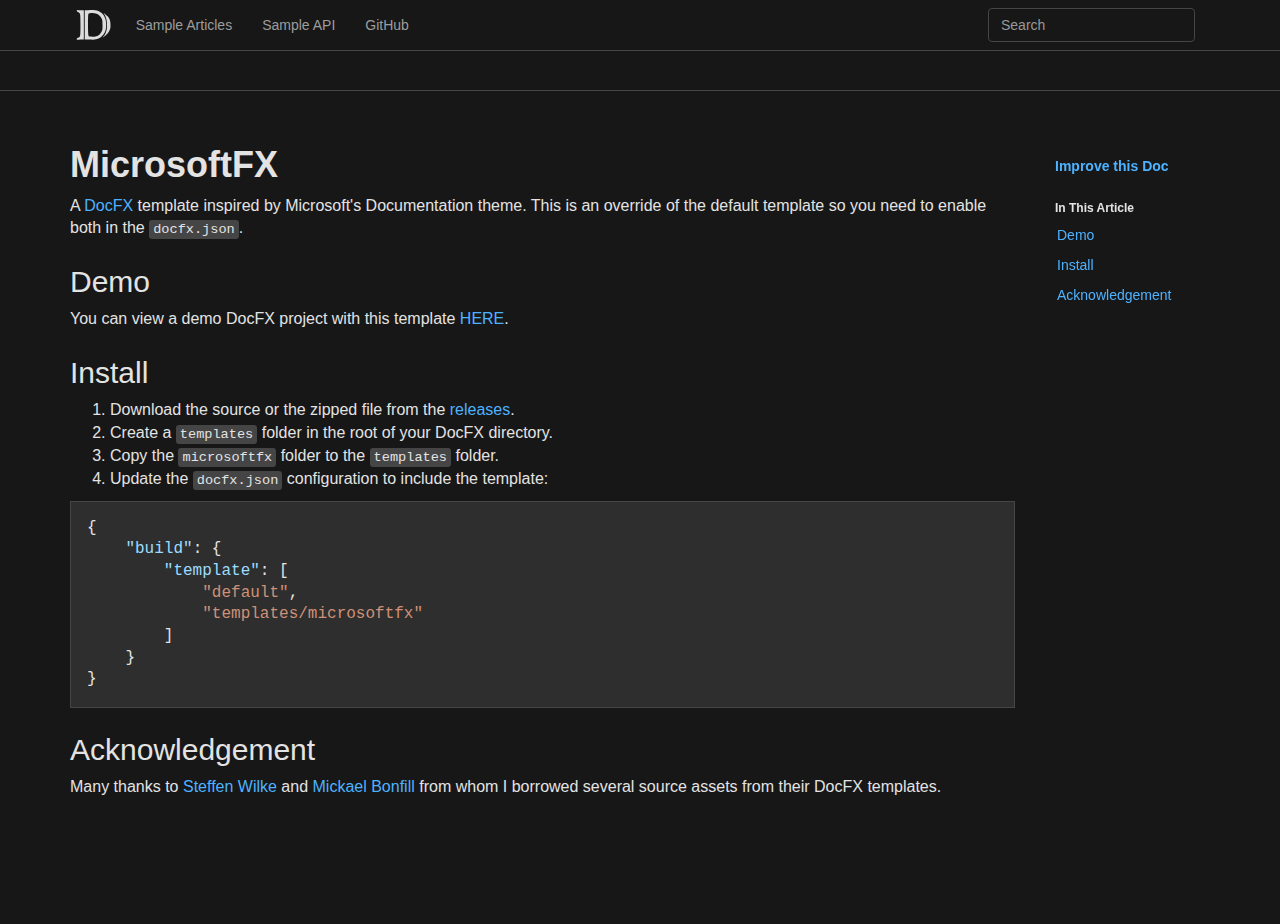
<file: index.html>
﻿<!DOCTYPE html>
<!--[if IE]><![endif]-->
<html>
  
  <head>
    <meta charset="utf-8">
    <meta http-equiv="X-UA-Compatible" content="IE=edge,chrome=1">
    <title>MicrosoftFX | MicrosoftFX </title>
    <meta name="viewport" content="width=device-width">
    <meta name="title" content="MicrosoftFX | MicrosoftFX ">
    <meta name="generator" content="docfx 2.56.7.0">
    
    <link rel="shortcut icon" href="favicon.ico">
    <link rel="stylesheet" href="styles/docfx.vendor.css">
    <link rel="stylesheet" href="styles/docfx.css">
    <link rel="stylesheet" href="styles/main.css">
    <meta property="docfx:navrel" content="toc.html">
    <meta property="docfx:tocrel" content="toc.html">
    
    <meta property="docfx:rel" content="">
    
  </head>
  <body data-spy="scroll" data-target="#affix" data-offset="120">
    <div id="wrapper">
      <header>
        
        <nav id="autocollapse" class="navbar navbar-inverse ng-scope" role="navigation">
          <div class="container">
            <div class="navbar-header">
              <button type="button" class="navbar-toggle" data-toggle="collapse" data-target="#navbar">
                <span class="sr-only">Toggle navigation</span>
                <span class="icon-bar"></span>
                <span class="icon-bar"></span>
                <span class="icon-bar"></span>
              </button>
              
              <a class="navbar-brand" href="index.html">
                <img id="logo" class="svg" src="logo.svg" alt="">
              </a>
            </div>
            <div class="collapse navbar-collapse" id="navbar">
              <form class="navbar-form navbar-right" role="search" id="search">
                <div class="form-group">
                  <input type="text" class="form-control" id="search-query" placeholder="Search" autocomplete="off">
                </div>
              </form>
            </div>
          </div>
        </nav>
        
        <div class="subnav navbar navbar-default">
          <div class="container hide-when-search" id="breadcrumb">
            <ul class="breadcrumb">
              <li></li>
            </ul>
          </div>
        </div>
      </header>
      <div class="container body-content">
        
        <div id="search-results">
          <div class="search-list">Search Results for <span></span></div>
          <div class="sr-items">
            <p><i class="glyphicon glyphicon-refresh index-loading"></i></p>
          </div>
          <ul id="pagination" data-first="First" data-prev="Previous" data-next="Next" data-last="Last"></ul>
        </div>
      </div>
      <div role="main" class="container body-content hide-when-search">
        <div class="article row grid">
          <div class="col-md-10">
            <article class="content wrap" id="_content" data-uid="">
<h1 id="microsoftfx">MicrosoftFX</h1>

<p>A <a href="https://dotnet.github.io/docfx/">DocFX</a> template inspired by Microsoft&#39;s Documentation theme.
This is an override of the default template so you need to enable both in the <code>docfx.json</code>.</p>
<h2 id="demo">Demo</h2>
<p>You can view a demo DocFX project with this template <a href="https://andrewmjordan.github.io/MicrosoftFX/">HERE</a>.</p>
<h2 id="install">Install</h2>
<ol>
<li>Download the source or the zipped file from the <a href="https://github.com/andrewmjordan/MicrosoftFX/releases">releases</a>.</li>
<li>Create a <code>templates</code> folder in the root of your DocFX directory.</li>
<li>Copy the <code>microsoftfx</code> folder to the <code>templates</code> folder.</li>
<li>Update the <code>docfx.json</code> configuration to include the template:</li>
</ol>
<pre><code class="lang-json">{
    &quot;build&quot;: {
        &quot;template&quot;: [
            &quot;default&quot;,
            &quot;templates/microsoftfx&quot;
        ]
    }
}
</code></pre><h2 id="acknowledgement">Acknowledgement</h2>
<p>Many thanks to <a href="https://github.com/steffen-wilke">Steffen Wilke</a> and <a href="https://github.com/jbltx">Mickael Bonfill</a> from whom I borrowed several source assets from their DocFX templates.</p>
</article>
          </div>
          
          <div class="hidden-sm col-md-2" role="complementary">
            <div class="sideaffix">
              <div class="contribution">
                <ul class="nav">
                  <li>
                    <a href="https://github.com/AndrewMJordan/MicrosoftFX/blob/master/demo/index.md/#L1" class="contribution-link">Improve this Doc</a>
                  </li>
                </ul>
              </div>
              <nav class="bs-docs-sidebar hidden-print hidden-xs hidden-sm affix" id="affix">
                <h5>In This Article</h5>
                <div></div>
              </nav>
            </div>
          </div>
        </div>
      </div>
      
      <footer>
        <div class="grad-bottom"></div>
        <div class="footer">
          <div class="container">
            <span class="pull-right">
              <a href="#top">Back to top</a>
            </span>
            <span>Copyright © AndrewMJordan<br>Generated with <strong>DocFX</strong></span>
            
          </div>
        </div>
      </footer>
    </div>
    
    <script type="text/javascript" src="styles/docfx.vendor.js"></script>
    <script type="text/javascript" src="styles/docfx.js"></script>
    <script type="text/javascript" src="styles/main.js"></script>
  </body>
</html>
</file>
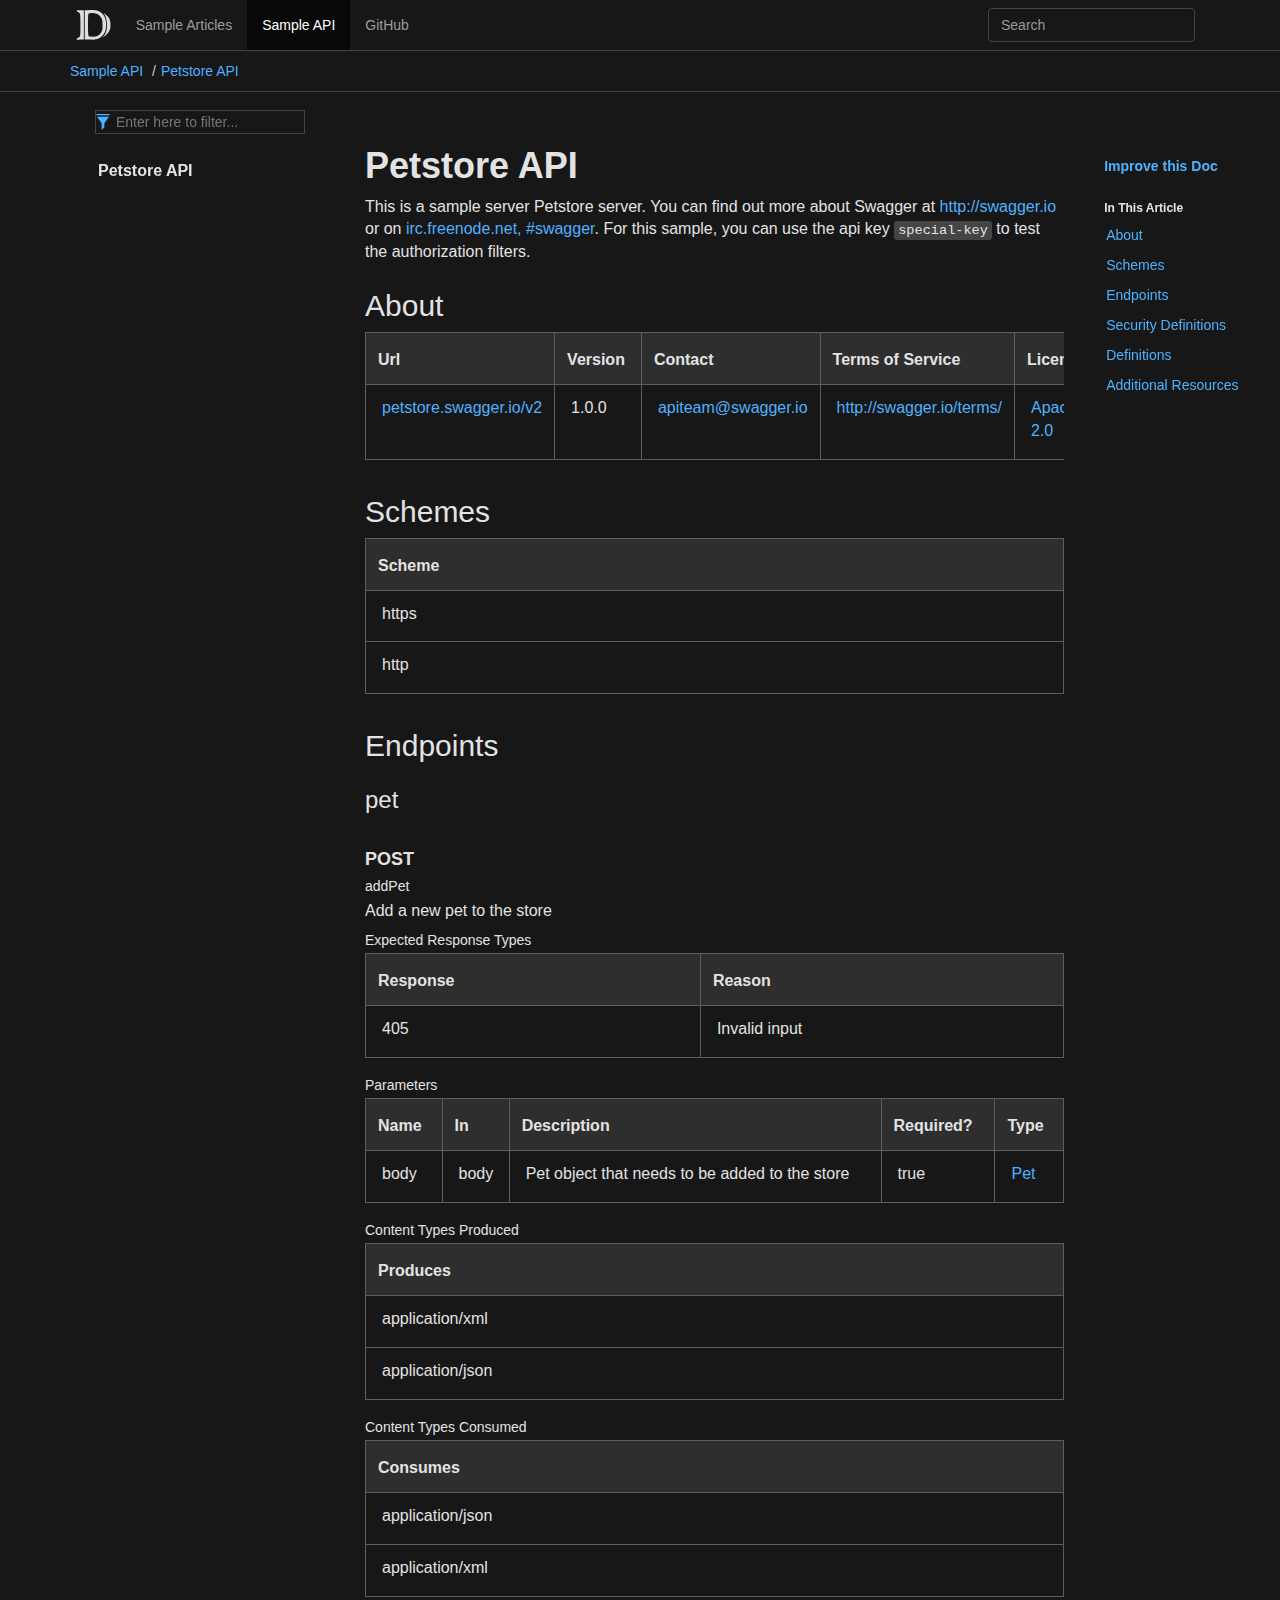
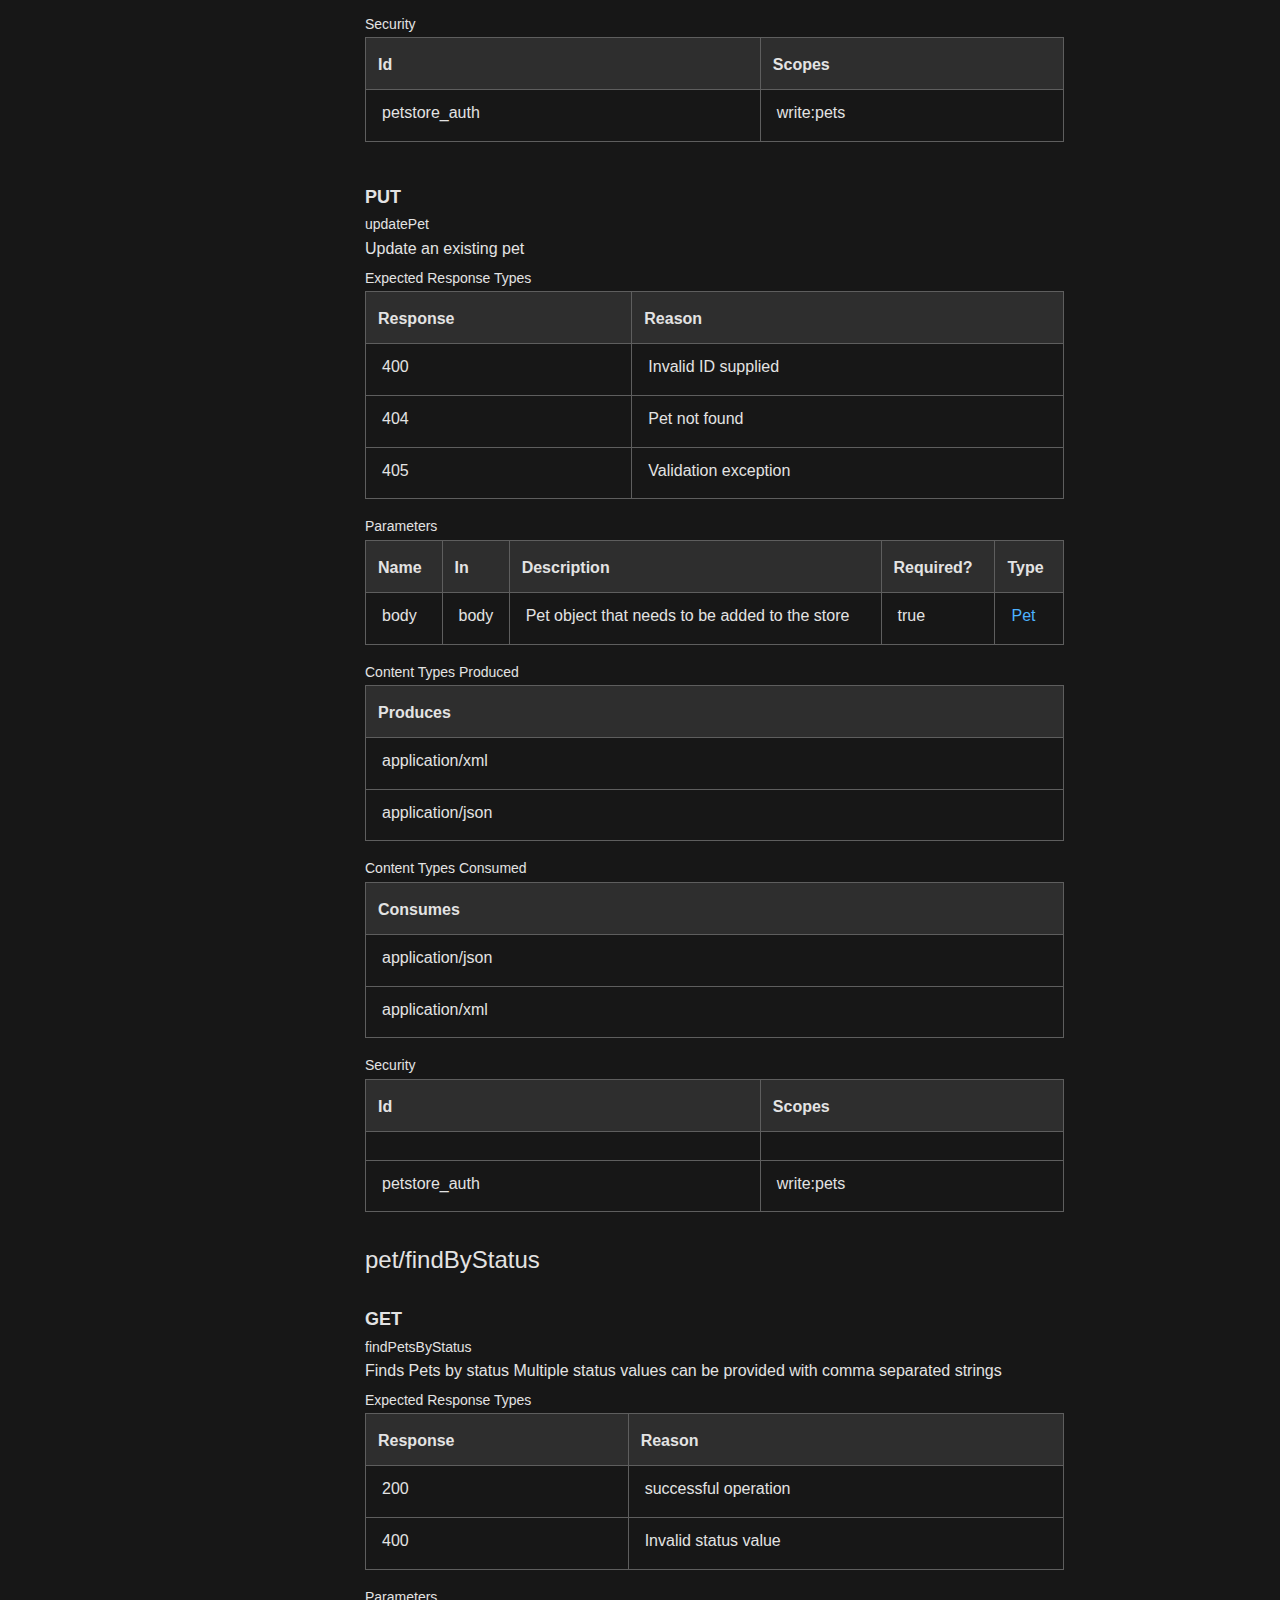
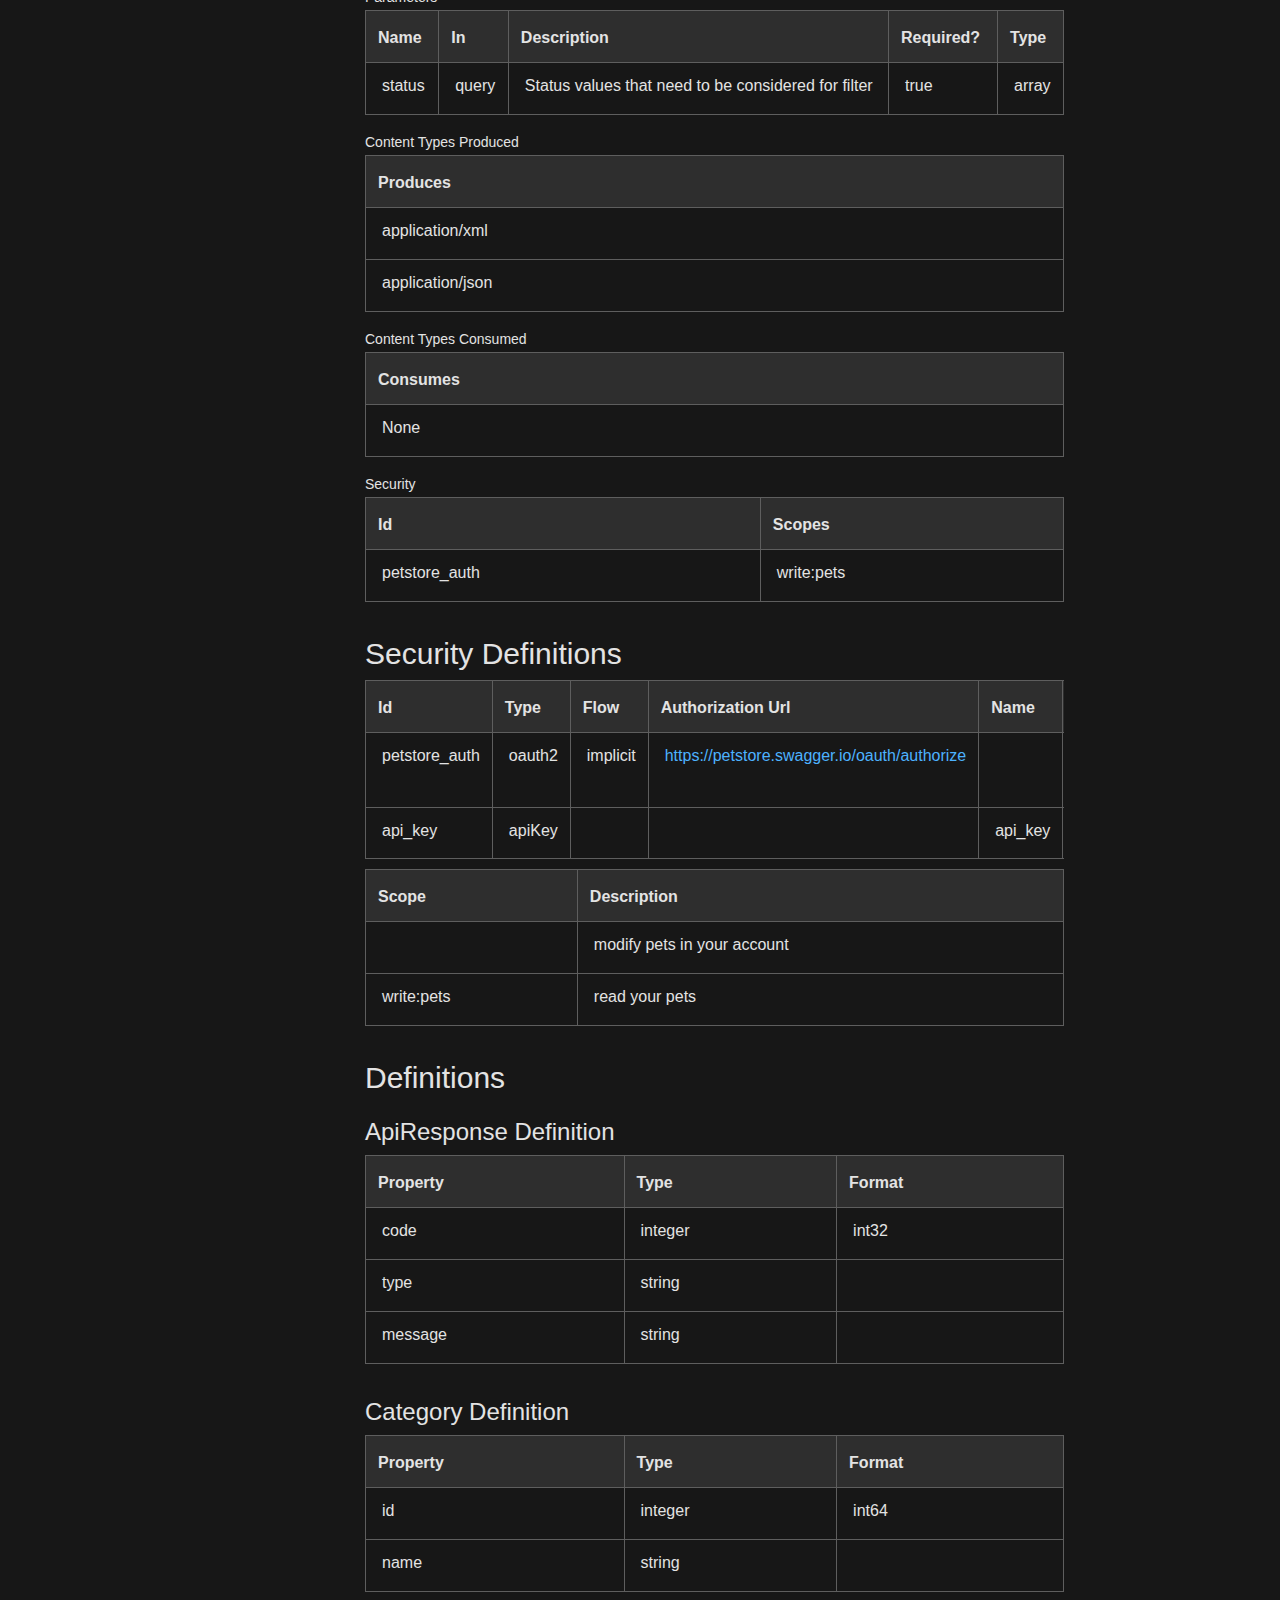
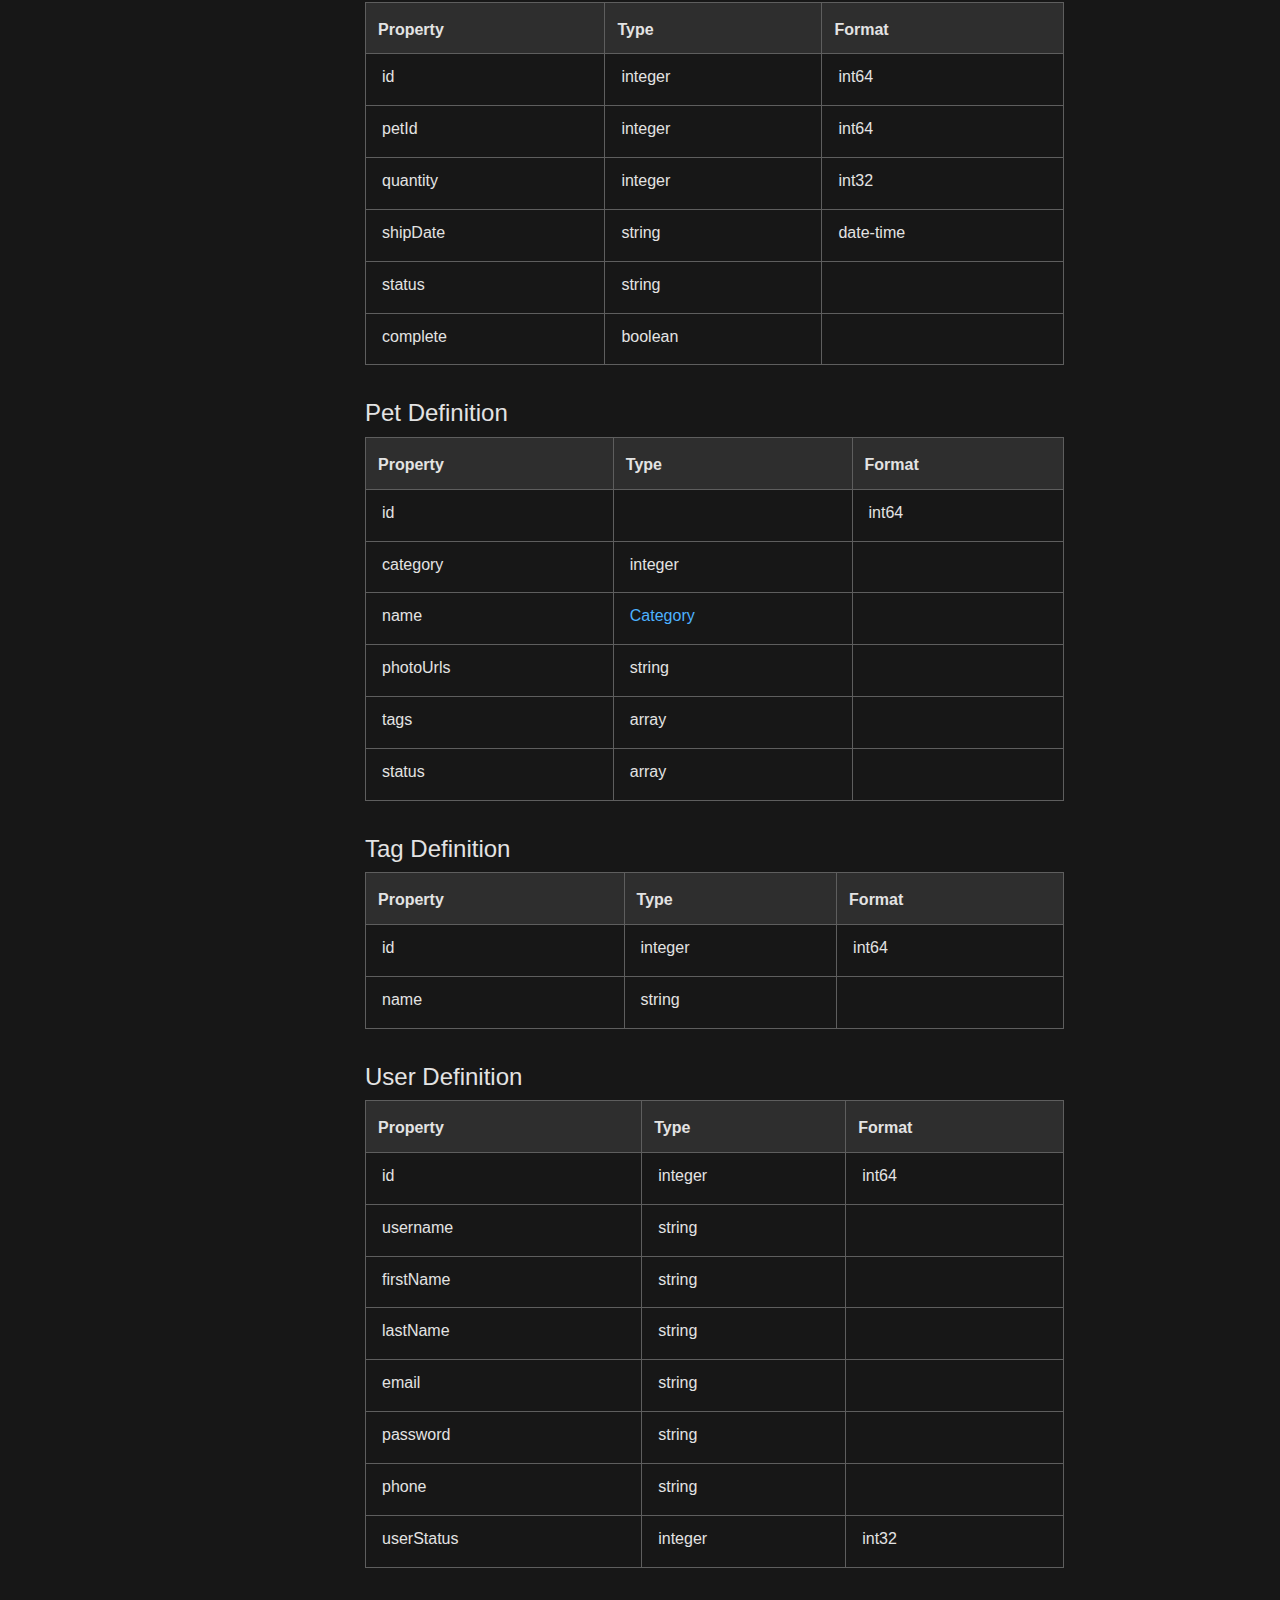
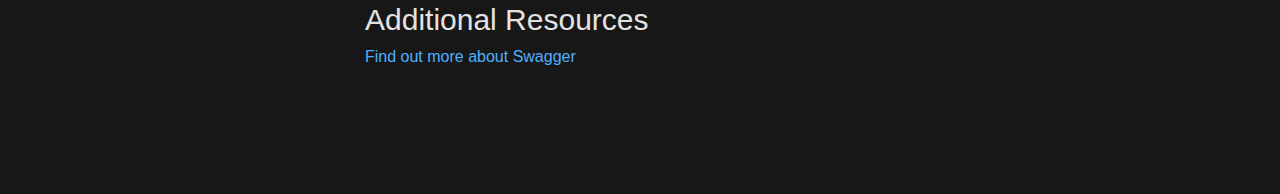
<file: api/index.html>
﻿<!DOCTYPE html>
<!--[if IE]><![endif]-->
<html>
  
  <head>
    <meta charset="utf-8">
    <meta http-equiv="X-UA-Compatible" content="IE=edge,chrome=1">
    <title>Petstore API | MicrosoftFX </title>
    <meta name="viewport" content="width=device-width">
    <meta name="title" content="Petstore API | MicrosoftFX ">
    <meta name="generator" content="docfx 2.56.7.0">
    
    <link rel="shortcut icon" href="../favicon.ico">
    <link rel="stylesheet" href="../styles/docfx.vendor.css">
    <link rel="stylesheet" href="../styles/docfx.css">
    <link rel="stylesheet" href="../styles/main.css">
    <meta property="docfx:navrel" content="../toc.html">
    <meta property="docfx:tocrel" content="toc.html">
    
    <meta property="docfx:rel" content="../">
    
  </head>
  <body data-spy="scroll" data-target="#affix" data-offset="120">
    <div id="wrapper">
      <header>
        
        <nav id="autocollapse" class="navbar navbar-inverse ng-scope" role="navigation">
          <div class="container">
            <div class="navbar-header">
              <button type="button" class="navbar-toggle" data-toggle="collapse" data-target="#navbar">
                <span class="sr-only">Toggle navigation</span>
                <span class="icon-bar"></span>
                <span class="icon-bar"></span>
                <span class="icon-bar"></span>
              </button>
              
              <a class="navbar-brand" href="../index.html">
                <img id="logo" class="svg" src="../logo.svg" alt="">
              </a>
            </div>
            <div class="collapse navbar-collapse" id="navbar">
              <form class="navbar-form navbar-right" role="search" id="search">
                <div class="form-group">
                  <input type="text" class="form-control" id="search-query" placeholder="Search" autocomplete="off">
                </div>
              </form>
            </div>
          </div>
        </nav>
        
        <div class="subnav navbar navbar-default">
          <div class="container hide-when-search" id="breadcrumb">
            <ul class="breadcrumb">
              <li></li>
            </ul>
          </div>
        </div>
      </header>
      <div class="container body-content">
        
        <div id="search-results">
          <div class="search-list">Search Results for <span></span></div>
          <div class="sr-items">
            <p><i class="glyphicon glyphicon-refresh index-loading"></i></p>
          </div>
          <ul id="pagination" data-first="First" data-prev="Previous" data-next="Next" data-last="Last"></ul>
        </div>
      </div>
      <div role="main" class="container body-content hide-when-search">
        
        <div class="sidenav hide-when-search">
          <a class="btn toc-toggle collapse" data-toggle="collapse" href="#sidetoggle" aria-expanded="false" aria-controls="sidetoggle">Show / Hide Table of Contents</a>
          <div class="sidetoggle collapse" id="sidetoggle">
            <div id="sidetoc"></div>
          </div>
        </div>
        <div class="article row grid-right">
          <div class="col-md-10">
            <article class="content wrap" id="_content" data-uid="">
<h1 id="petstore-api">Petstore API</h1>

<p>This is a sample server Petstore server.  You can find out more about Swagger at <a href="http://swagger.io">http://swagger.io</a> or on <a href="http://swagger.io/irc/">irc.freenode.net, #swagger</a>.  For this sample, you can use the api key <code>special-key</code> to test the authorization filters.</p>
<h2 id="about">About</h2>
<table>
<thead>
<tr>
<th>Url</th>
<th>Version</th>
<th>Contact</th>
<th>Terms of Service</th>
<th>License</th>
</tr>
</thead>
<tbody>
<tr>
<td><a href="http://petstore.swagger.io/v2" title="API url">petstore.swagger.io/v2</a></td>
<td>1.0.0</td>
<td><a href="mailto:apiteam@swagger.io" title="Contact Email">apiteam@swagger.io</a></td>
<td><a href="http://swagger.io/terms/" title="Terms of Service">http://swagger.io/terms/</a></td>
<td><a href="http://www.apache.org/licenses/LICENSE-2.0.html" title="License">Apache 2.0</a></td>
</tr>
</tbody>
</table>
<h2 id="schemes">Schemes</h2>
<table>
<thead>
<tr>
<th>Scheme</th>
</tr>
</thead>
<tbody>
<tr>
<td>https</td>
</tr>
<tr>
<td>http</td>
</tr>
</tbody>
</table>
<h2 id="endpoints">Endpoints</h2>
<h3 id="pet">pet</h3>
<h4 id="post">POST</h4>
<h5 id="addpet">addPet</h5>
<p>Add a new pet to the store</p>
<h5 id="expected-response-types">Expected Response Types</h5>
<table>
<thead>
<tr>
<th>Response</th>
<th>Reason</th>
</tr>
</thead>
<tbody>
<tr>
<td>405</td>
<td>Invalid input</td>
</tr>
</tbody>
</table>
<h5 id="parameters">Parameters</h5>
<table>
<thead>
<tr>
<th>Name</th>
<th>In</th>
<th>Description</th>
<th>Required?</th>
<th>Type</th>
</tr>
</thead>
<tbody>
<tr>
<td>body</td>
<td>body</td>
<td>Pet object that needs to be added to the store</td>
<td>true</td>
<td><a href="#pet-definition">Pet</a></td>
</tr>
</tbody>
</table>
<h5 id="content-types-produced">Content Types Produced</h5>
<table>
<thead>
<tr>
<th>Produces</th>
</tr>
</thead>
<tbody>
<tr>
<td>application/xml</td>
</tr>
<tr>
<td>application/json</td>
</tr>
</tbody>
</table>
<h5 id="content-types-consumed">Content Types Consumed</h5>
<table>
<thead>
<tr>
<th>Consumes</th>
</tr>
</thead>
<tbody>
<tr>
<td>application/json</td>
</tr>
<tr>
<td>application/xml</td>
</tr>
</tbody>
</table>
<h5 id="security">Security</h5>
<table>
<thead>
<tr>
<th>Id</th>
<th>Scopes</th>
</tr>
</thead>
<tbody>
<tr>
<td>petstore_auth</td>
<td>write:pets</td>
</tr>
</tbody>
</table>
<h4 id="put">PUT</h4>
<h5 id="updatepet">updatePet</h5>
<p>Update an existing pet</p>
<h5 id="expected-response-types-1">Expected Response Types</h5>
<table>
<thead>
<tr>
<th>Response</th>
<th>Reason</th>
</tr>
</thead>
<tbody>
<tr>
<td>400</td>
<td>Invalid ID supplied</td>
</tr>
<tr>
<td>404</td>
<td>Pet not found</td>
</tr>
<tr>
<td>405</td>
<td>Validation exception</td>
</tr>
</tbody>
</table>
<h5 id="parameters-1">Parameters</h5>
<table>
<thead>
<tr>
<th>Name</th>
<th>In</th>
<th>Description</th>
<th>Required?</th>
<th>Type</th>
</tr>
</thead>
<tbody>
<tr>
<td>body</td>
<td>body</td>
<td>Pet object that needs to be added to the store</td>
<td>true</td>
<td><a href="#pet-definition">Pet</a></td>
</tr>
</tbody>
</table>
<h5 id="content-types-produced-1">Content Types Produced</h5>
<table>
<thead>
<tr>
<th>Produces</th>
</tr>
</thead>
<tbody>
<tr>
<td>application/xml</td>
</tr>
<tr>
<td>application/json</td>
</tr>
</tbody>
</table>
<h5 id="content-types-consumed-1">Content Types Consumed</h5>
<table>
<thead>
<tr>
<th>Consumes</th>
</tr>
</thead>
<tbody>
<tr>
<td>application/json</td>
</tr>
<tr>
<td>application/xml</td>
</tr>
</tbody>
</table>
<h5 id="security-1">Security</h5>
<table>
<thead>
<tr>
<th>Id</th>
<th>Scopes</th>
</tr>
</thead>
<tbody>
<tr>
<td></td>
<td></td>
</tr>
<tr>
<td>petstore_auth</td>
<td>write:pets</td>
</tr>
</tbody>
</table>
<h3 id="petfindbystatus">pet/findByStatus</h3>
<h4 id="get">GET</h4>
<h5 id="findpetsbystatus">findPetsByStatus</h5>
<p>Finds Pets by status
Multiple status values can be provided with comma separated strings</p>
<h5 id="expected-response-types-2">Expected Response Types</h5>
<table>
<thead>
<tr>
<th>Response</th>
<th>Reason</th>
</tr>
</thead>
<tbody>
<tr>
<td>200</td>
<td>successful operation</td>
</tr>
<tr>
<td>400</td>
<td>Invalid status value</td>
</tr>
</tbody>
</table>
<h5 id="parameters-2">Parameters</h5>
<table>
<thead>
<tr>
<th>Name</th>
<th>In</th>
<th>Description</th>
<th>Required?</th>
<th>Type</th>
</tr>
</thead>
<tbody>
<tr>
<td>status</td>
<td>query</td>
<td>Status values that need to be considered for filter</td>
<td>true</td>
<td>array</td>
</tr>
</tbody>
</table>
<h5 id="content-types-produced-2">Content Types Produced</h5>
<table>
<thead>
<tr>
<th>Produces</th>
</tr>
</thead>
<tbody>
<tr>
<td>application/xml</td>
</tr>
<tr>
<td>application/json</td>
</tr>
</tbody>
</table>
<h5 id="content-types-consumed-2">Content Types Consumed</h5>
<table>
<thead>
<tr>
<th>Consumes</th>
</tr>
</thead>
<tbody>
<tr>
<td>None</td>
</tr>
</tbody>
</table>
<h5 id="security-2">Security</h5>
<table>
<thead>
<tr>
<th>Id</th>
<th>Scopes</th>
</tr>
</thead>
<tbody>
<tr>
<td>petstore_auth</td>
<td>write:pets</td>
</tr>
</tbody>
</table>
<h2 id="security-definitions">Security Definitions</h2>
<table>
<thead>
<tr>
<th>Id</th>
<th>Type</th>
<th>Flow</th>
<th>Authorization Url</th>
<th>Name</th>
<th>In</th>
<th>Scopes</th>
</tr>
</thead>
<tbody>
<tr>
<td>petstore_auth</td>
<td>oauth2</td>
<td>implicit</td>
<td><a href="https://petstore.swagger.io/oauth/authorize">https://petstore.swagger.io/oauth/authorize</a></td>
<td></td>
<td></td>
<td>:write:pets, :read:pets</td>
</tr>
<tr>
<td>api_key</td>
<td>apiKey</td>
<td></td>
<td></td>
<td>api_key</td>
<td>header</td>
<td></td>
</tr>
</tbody>
</table>
<table>
<thead>
<tr>
<th>Scope</th>
<th>Description</th>
</tr>
</thead>
<tbody>
<tr>
<td></td>
<td>modify pets in your account</td>
</tr>
<tr>
<td>write:pets</td>
<td>read your pets</td>
</tr>
</tbody>
</table>
<h2 id="definitions">Definitions</h2>
<h3 id="apiresponse-definition">ApiResponse Definition</h3>
<table>
<thead>
<tr>
<th>Property</th>
<th>Type</th>
<th>Format</th>
</tr>
</thead>
<tbody>
<tr>
<td>code</td>
<td>integer</td>
<td>int32</td>
</tr>
<tr>
<td>type</td>
<td>string</td>
<td></td>
</tr>
<tr>
<td>message</td>
<td>string</td>
<td></td>
</tr>
</tbody>
</table>
<h3 id="category-definition">Category Definition</h3>
<table>
<thead>
<tr>
<th>Property</th>
<th>Type</th>
<th>Format</th>
</tr>
</thead>
<tbody>
<tr>
<td>id</td>
<td>integer</td>
<td>int64</td>
</tr>
<tr>
<td>name</td>
<td>string</td>
<td></td>
</tr>
</tbody>
</table>
<table>
<thead>
<tr>
<th>Property</th>
<th>Type</th>
<th>Format</th>
</tr>
</thead>
<tbody>
<tr>
<td>id</td>
<td>integer</td>
<td>int64</td>
</tr>
<tr>
<td>petId</td>
<td>integer</td>
<td>int64</td>
</tr>
<tr>
<td>quantity</td>
<td>integer</td>
<td>int32</td>
</tr>
<tr>
<td>shipDate</td>
<td>string</td>
<td>date-time</td>
</tr>
<tr>
<td>status</td>
<td>string</td>
<td></td>
</tr>
<tr>
<td>complete</td>
<td>boolean</td>
<td></td>
</tr>
</tbody>
</table>
<h3 id="pet-definition">Pet Definition</h3>
<table>
<thead>
<tr>
<th>Property</th>
<th>Type</th>
<th>Format</th>
</tr>
</thead>
<tbody>
<tr>
<td>id</td>
<td></td>
<td>int64</td>
</tr>
<tr>
<td>category</td>
<td>integer</td>
<td></td>
</tr>
<tr>
<td>name</td>
<td><a href="#category-definition">Category</a></td>
<td></td>
</tr>
<tr>
<td>photoUrls</td>
<td>string</td>
<td></td>
</tr>
<tr>
<td>tags</td>
<td>array</td>
<td></td>
</tr>
<tr>
<td>status</td>
<td>array</td>
<td></td>
</tr>
</tbody>
</table>
<h3 id="tag-definition">Tag Definition</h3>
<table>
<thead>
<tr>
<th>Property</th>
<th>Type</th>
<th>Format</th>
</tr>
</thead>
<tbody>
<tr>
<td>id</td>
<td>integer</td>
<td>int64</td>
</tr>
<tr>
<td>name</td>
<td>string</td>
<td></td>
</tr>
</tbody>
</table>
<h3 id="user-definition">User Definition</h3>
<table>
<thead>
<tr>
<th>Property</th>
<th>Type</th>
<th>Format</th>
</tr>
</thead>
<tbody>
<tr>
<td>id</td>
<td>integer</td>
<td>int64</td>
</tr>
<tr>
<td>username</td>
<td>string</td>
<td></td>
</tr>
<tr>
<td>firstName</td>
<td>string</td>
<td></td>
</tr>
<tr>
<td>lastName</td>
<td>string</td>
<td></td>
</tr>
<tr>
<td>email</td>
<td>string</td>
<td></td>
</tr>
<tr>
<td>password</td>
<td>string</td>
<td></td>
</tr>
<tr>
<td>phone</td>
<td>string</td>
<td></td>
</tr>
<tr>
<td>userStatus</td>
<td>integer</td>
<td>int32</td>
</tr>
</tbody>
</table>
<h2 id="additional-resources">Additional Resources</h2>
<p><a href="http://swagger.io" title="External Documentation">Find out more about Swagger</a></p>
</article>
          </div>
          
          <div class="hidden-sm col-md-2" role="complementary">
            <div class="sideaffix">
              <div class="contribution">
                <ul class="nav">
                  <li>
                    <a href="https://github.com/AndrewMJordan/MicrosoftFX/blob/master/demo/api/index.md/#L1" class="contribution-link">Improve this Doc</a>
                  </li>
                </ul>
              </div>
              <nav class="bs-docs-sidebar hidden-print hidden-xs hidden-sm affix" id="affix">
                <h5>In This Article</h5>
                <div></div>
              </nav>
            </div>
          </div>
        </div>
      </div>
      
      <footer>
        <div class="grad-bottom"></div>
        <div class="footer">
          <div class="container">
            <span class="pull-right">
              <a href="#top">Back to top</a>
            </span>
            <span>Copyright © AndrewMJordan<br>Generated with <strong>DocFX</strong></span>
            
          </div>
        </div>
      </footer>
    </div>
    
    <script type="text/javascript" src="../styles/docfx.vendor.js"></script>
    <script type="text/javascript" src="../styles/docfx.js"></script>
    <script type="text/javascript" src="../styles/main.js"></script>
  </body>
</html>
</file>
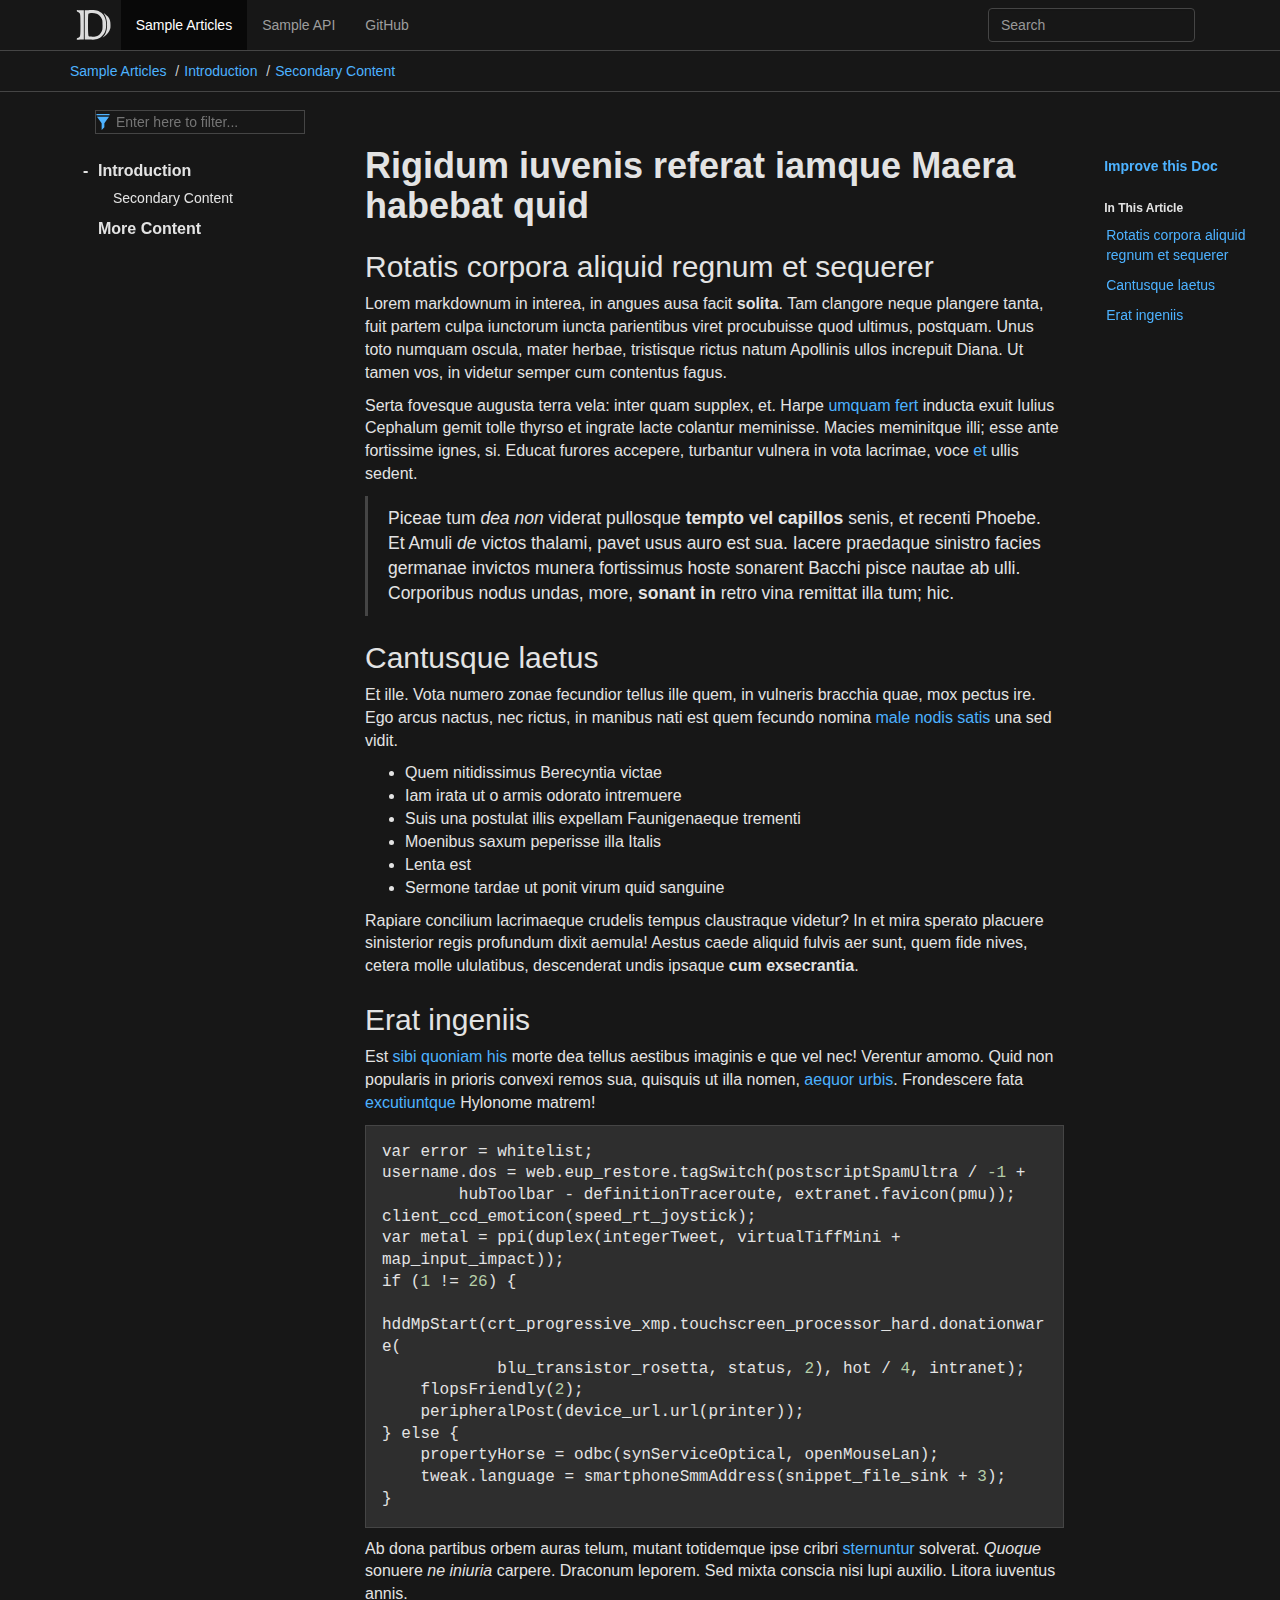
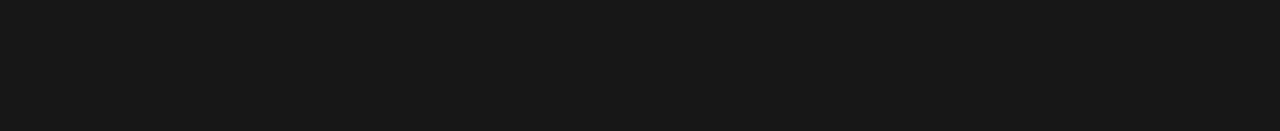
<file: articles/content2.html>
﻿<!DOCTYPE html>
<!--[if IE]><![endif]-->
<html>
  
  <head>
    <meta charset="utf-8">
    <meta http-equiv="X-UA-Compatible" content="IE=edge,chrome=1">
    <title>Rigidum iuvenis referat iamque Maera habebat quid | MicrosoftFX </title>
    <meta name="viewport" content="width=device-width">
    <meta name="title" content="Rigidum iuvenis referat iamque Maera habebat quid | MicrosoftFX ">
    <meta name="generator" content="docfx 2.56.7.0">
    
    <link rel="shortcut icon" href="../favicon.ico">
    <link rel="stylesheet" href="../styles/docfx.vendor.css">
    <link rel="stylesheet" href="../styles/docfx.css">
    <link rel="stylesheet" href="../styles/main.css">
    <meta property="docfx:navrel" content="../toc.html">
    <meta property="docfx:tocrel" content="toc.html">
    
    <meta property="docfx:rel" content="../">
    
  </head>
  <body data-spy="scroll" data-target="#affix" data-offset="120">
    <div id="wrapper">
      <header>
        
        <nav id="autocollapse" class="navbar navbar-inverse ng-scope" role="navigation">
          <div class="container">
            <div class="navbar-header">
              <button type="button" class="navbar-toggle" data-toggle="collapse" data-target="#navbar">
                <span class="sr-only">Toggle navigation</span>
                <span class="icon-bar"></span>
                <span class="icon-bar"></span>
                <span class="icon-bar"></span>
              </button>
              
              <a class="navbar-brand" href="../index.html">
                <img id="logo" class="svg" src="../logo.svg" alt="">
              </a>
            </div>
            <div class="collapse navbar-collapse" id="navbar">
              <form class="navbar-form navbar-right" role="search" id="search">
                <div class="form-group">
                  <input type="text" class="form-control" id="search-query" placeholder="Search" autocomplete="off">
                </div>
              </form>
            </div>
          </div>
        </nav>
        
        <div class="subnav navbar navbar-default">
          <div class="container hide-when-search" id="breadcrumb">
            <ul class="breadcrumb">
              <li></li>
            </ul>
          </div>
        </div>
      </header>
      <div class="container body-content">
        
        <div id="search-results">
          <div class="search-list">Search Results for <span></span></div>
          <div class="sr-items">
            <p><i class="glyphicon glyphicon-refresh index-loading"></i></p>
          </div>
          <ul id="pagination" data-first="First" data-prev="Previous" data-next="Next" data-last="Last"></ul>
        </div>
      </div>
      <div role="main" class="container body-content hide-when-search">
        
        <div class="sidenav hide-when-search">
          <a class="btn toc-toggle collapse" data-toggle="collapse" href="#sidetoggle" aria-expanded="false" aria-controls="sidetoggle">Show / Hide Table of Contents</a>
          <div class="sidetoggle collapse" id="sidetoggle">
            <div id="sidetoc"></div>
          </div>
        </div>
        <div class="article row grid-right">
          <div class="col-md-10">
            <article class="content wrap" id="_content" data-uid="">
<h1 id="rigidum-iuvenis-referat-iamque-maera-habebat-quid">Rigidum iuvenis referat iamque Maera habebat quid</h1>

<h2 id="rotatis-corpora-aliquid-regnum-et-sequerer">Rotatis corpora aliquid regnum et sequerer</h2>
<p>Lorem markdownum in interea, in angues ausa facit <strong>solita</strong>. Tam clangore neque
plangere tanta, fuit partem culpa iunctorum iuncta parientibus viret procubuisse
quod ultimus, postquam. Unus toto numquam oscula, mater herbae, tristisque
rictus natum Apollinis ullos increpuit Diana. Ut tamen vos, in videtur semper
cum contentus fagus.</p>
<p>Serta fovesque augusta terra vela: inter quam supplex, et. Harpe <a href="http://constitit.org/tanti">umquam
fert</a> inducta exuit Iulius Cephalum gemit tolle
thyrso et ingrate lacte colantur meminisse. Macies meminitque illi; esse ante
fortissime ignes, si. Educat furores accepere, turbantur vulnera in vota
lacrimae, voce <a href="http://iactarique.com/">et</a> ullis sedent.</p>
<blockquote><p>Piceae tum <em>dea non</em> viderat pullosque <strong>tempto vel capillos</strong> senis, et
recenti Phoebe. Et Amuli <em>de</em> victos thalami, pavet usus auro est sua. Iacere
praedaque sinistro facies germanae invictos munera fortissimus hoste sonarent
Bacchi pisce nautae ab ulli. Corporibus nodus undas, more, <strong>sonant in</strong> retro
vina remittat illa tum; hic.</p>
</blockquote>
<h2 id="cantusque-laetus">Cantusque laetus</h2>
<p>Et ille. Vota numero zonae fecundior tellus ille quem, in vulneris bracchia
quae, mox pectus ire. Ego arcus nactus, nec rictus, in manibus nati est quem
fecundo nomina <a href="http://spiramenta-nyseides.com/">male nodis satis</a> una sed
vidit.</p>
<ul>
<li>Quem nitidissimus Berecyntia victae</li>
<li>Iam irata ut o armis odorato intremuere</li>
<li>Suis una postulat illis expellam Faunigenaeque trementi</li>
<li>Moenibus saxum peperisse illa Italis</li>
<li>Lenta est</li>
<li>Sermone tardae ut ponit virum quid sanguine</li>
</ul>
<p>Rapiare concilium lacrimaeque crudelis tempus claustraque videtur? In et mira
sperato placuere sinisterior regis profundum dixit aemula! Aestus caede aliquid
fulvis aer sunt, quem fide nives, cetera molle ululatibus, descenderat undis
ipsaque <strong>cum exsecrantia</strong>.</p>
<h2 id="erat-ingeniis">Erat ingeniis</h2>
<p>Est <a href="http://www.candentia-haurire.com/">sibi quoniam his</a> morte dea tellus
aestibus imaginis e que vel nec! Verentur amomo. Quid non popularis in prioris
convexi remos sua, quisquis ut illa nomen, <a href="http://agros.net/">aequor urbis</a>.
Frondescere fata <a href="http://valuitambos.net/spernitque.aspx">excutiuntque</a> Hylonome
matrem!</p>
<pre><code>var error = whitelist;
username.dos = web.eup_restore.tagSwitch(postscriptSpamUltra / -1 +
        hubToolbar - definitionTraceroute, extranet.favicon(pmu));
client_ccd_emoticon(speed_rt_joystick);
var metal = ppi(duplex(integerTweet, virtualTiffMini + map_input_impact));
if (1 != 26) {
    hddMpStart(crt_progressive_xmp.touchscreen_processor_hard.donationware(
            blu_transistor_rosetta, status, 2), hot / 4, intranet);
    flopsFriendly(2);
    peripheralPost(device_url.url(printer));
} else {
    propertyHorse = odbc(synServiceOptical, openMouseLan);
    tweak.language = smartphoneSmmAddress(snippet_file_sink + 3);
}
</code></pre><p>Ab dona partibus orbem auras telum, mutant totidemque ipse cribri
<a href="http://www.ferro-dicere.io/tenuis">sternuntur</a> solverat. <em>Quoque</em> sonuere <em>ne
iniuria</em> carpere. Draconum leporem. Sed mixta conscia nisi lupi auxilio. Litora
iuventus annis.</p>
</article>
          </div>
          
          <div class="hidden-sm col-md-2" role="complementary">
            <div class="sideaffix">
              <div class="contribution">
                <ul class="nav">
                  <li>
                    <a href="https://github.com/AndrewMJordan/MicrosoftFX/blob/master/demo/articles/content2.md/#L1" class="contribution-link">Improve this Doc</a>
                  </li>
                </ul>
              </div>
              <nav class="bs-docs-sidebar hidden-print hidden-xs hidden-sm affix" id="affix">
                <h5>In This Article</h5>
                <div></div>
              </nav>
            </div>
          </div>
        </div>
      </div>
      
      <footer>
        <div class="grad-bottom"></div>
        <div class="footer">
          <div class="container">
            <span class="pull-right">
              <a href="#top">Back to top</a>
            </span>
            <span>Copyright © AndrewMJordan<br>Generated with <strong>DocFX</strong></span>
            
          </div>
        </div>
      </footer>
    </div>
    
    <script type="text/javascript" src="../styles/docfx.vendor.js"></script>
    <script type="text/javascript" src="../styles/docfx.js"></script>
    <script type="text/javascript" src="../styles/main.js"></script>
  </body>
</html>
</file>
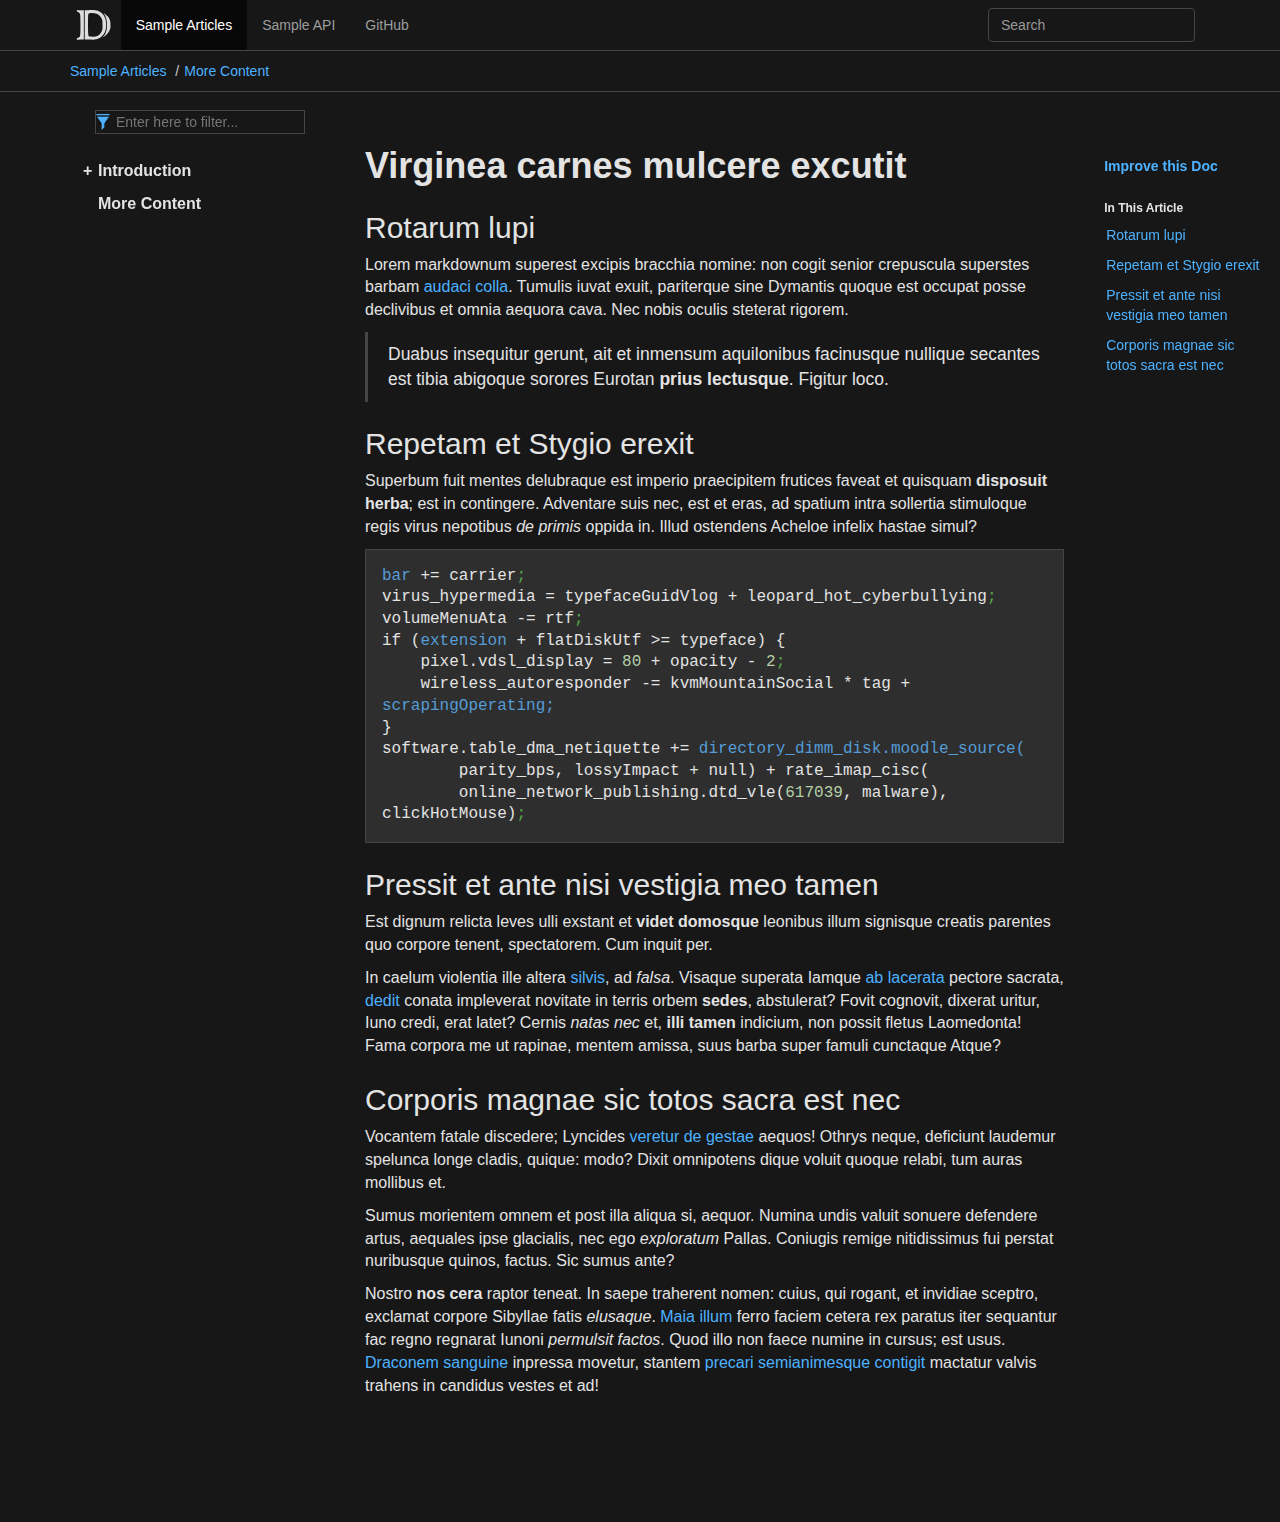
<file: articles/content3.html>
﻿<!DOCTYPE html>
<!--[if IE]><![endif]-->
<html>
  
  <head>
    <meta charset="utf-8">
    <meta http-equiv="X-UA-Compatible" content="IE=edge,chrome=1">
    <title>Virginea carnes mulcere excutit | MicrosoftFX </title>
    <meta name="viewport" content="width=device-width">
    <meta name="title" content="Virginea carnes mulcere excutit | MicrosoftFX ">
    <meta name="generator" content="docfx 2.56.7.0">
    
    <link rel="shortcut icon" href="../favicon.ico">
    <link rel="stylesheet" href="../styles/docfx.vendor.css">
    <link rel="stylesheet" href="../styles/docfx.css">
    <link rel="stylesheet" href="../styles/main.css">
    <meta property="docfx:navrel" content="../toc.html">
    <meta property="docfx:tocrel" content="toc.html">
    
    <meta property="docfx:rel" content="../">
    
  </head>
  <body data-spy="scroll" data-target="#affix" data-offset="120">
    <div id="wrapper">
      <header>
        
        <nav id="autocollapse" class="navbar navbar-inverse ng-scope" role="navigation">
          <div class="container">
            <div class="navbar-header">
              <button type="button" class="navbar-toggle" data-toggle="collapse" data-target="#navbar">
                <span class="sr-only">Toggle navigation</span>
                <span class="icon-bar"></span>
                <span class="icon-bar"></span>
                <span class="icon-bar"></span>
              </button>
              
              <a class="navbar-brand" href="../index.html">
                <img id="logo" class="svg" src="../logo.svg" alt="">
              </a>
            </div>
            <div class="collapse navbar-collapse" id="navbar">
              <form class="navbar-form navbar-right" role="search" id="search">
                <div class="form-group">
                  <input type="text" class="form-control" id="search-query" placeholder="Search" autocomplete="off">
                </div>
              </form>
            </div>
          </div>
        </nav>
        
        <div class="subnav navbar navbar-default">
          <div class="container hide-when-search" id="breadcrumb">
            <ul class="breadcrumb">
              <li></li>
            </ul>
          </div>
        </div>
      </header>
      <div class="container body-content">
        
        <div id="search-results">
          <div class="search-list">Search Results for <span></span></div>
          <div class="sr-items">
            <p><i class="glyphicon glyphicon-refresh index-loading"></i></p>
          </div>
          <ul id="pagination" data-first="First" data-prev="Previous" data-next="Next" data-last="Last"></ul>
        </div>
      </div>
      <div role="main" class="container body-content hide-when-search">
        
        <div class="sidenav hide-when-search">
          <a class="btn toc-toggle collapse" data-toggle="collapse" href="#sidetoggle" aria-expanded="false" aria-controls="sidetoggle">Show / Hide Table of Contents</a>
          <div class="sidetoggle collapse" id="sidetoggle">
            <div id="sidetoc"></div>
          </div>
        </div>
        <div class="article row grid-right">
          <div class="col-md-10">
            <article class="content wrap" id="_content" data-uid="">
<h1 id="virginea-carnes-mulcere-excutit">Virginea carnes mulcere excutit</h1>

<h2 id="rotarum-lupi">Rotarum lupi</h2>
<p>Lorem markdownum superest excipis bracchia nomine: non cogit senior crepuscula
superstes barbam <a href="http://etsed.net/">audaci colla</a>. Tumulis iuvat exuit,
pariterque sine Dymantis quoque est occupat posse declivibus et omnia aequora
cava. Nec nobis oculis steterat rigorem.</p>
<blockquote><p>Duabus insequitur gerunt, ait et inmensum aquilonibus facinusque nullique
secantes est tibia abigoque sorores Eurotan <strong>prius lectusque</strong>. Figitur loco.</p>
</blockquote>
<h2 id="repetam-et-stygio-erexit">Repetam et Stygio erexit</h2>
<p>Superbum fuit mentes delubraque est imperio praecipitem frutices faveat et
quisquam <strong>disposuit herba</strong>; est in contingere. Adventare suis nec, est et
eras, ad spatium intra sollertia stimuloque regis virus nepotibus <em>de primis</em>
oppida in. Illud ostendens Acheloe infelix hastae simul?</p>
<pre><code>bar += carrier;
virus_hypermedia = typefaceGuidVlog + leopard_hot_cyberbullying;
volumeMenuAta -= rtf;
if (extension + flatDiskUtf &gt;= typeface) {
    pixel.vdsl_display = 80 + opacity - 2;
    wireless_autoresponder -= kvmMountainSocial * tag + scrapingOperating;
}
software.table_dma_netiquette += directory_dimm_disk.moodle_source(
        parity_bps, lossyImpact + null) + rate_imap_cisc(
        online_network_publishing.dtd_vle(617039, malware), clickHotMouse);
</code></pre><h2 id="pressit-et-ante-nisi-vestigia-meo-tamen">Pressit et ante nisi vestigia meo tamen</h2>
<p>Est dignum relicta leves ulli exstant et <strong>videt domosque</strong> leonibus illum
signisque creatis parentes quo corpore tenent, spectatorem. Cum inquit per.</p>
<p>In caelum violentia ille altera <a href="http://cogetnec.io/">silvis</a>, ad <em>falsa</em>.
Visaque superata Iamque <a href="http://www.vitiatas-cedunt.com/">ab lacerata</a> pectore
sacrata, <a href="http://www.pendere-ab.com/voce-papyriferi.html">dedit</a> conata
impleverat novitate in terris orbem <strong>sedes</strong>, abstulerat? Fovit cognovit,
dixerat uritur, Iuno credi, erat latet? Cernis <em>natas nec</em> et, <strong>illi tamen</strong>
indicium, non possit fletus Laomedonta! Fama corpora me ut rapinae, mentem
amissa, suus barba super famuli cunctaque Atque?</p>
<h2 id="corporis-magnae-sic-totos-sacra-est-nec">Corporis magnae sic totos sacra est nec</h2>
<p>Vocantem fatale discedere; Lyncides <a href="http://et-in.net/ut-aeolia">veretur de
gestae</a> aequos! Othrys neque, deficiunt laudemur
spelunca longe cladis, quique: modo? Dixit omnipotens dique voluit quoque
relabi, tum auras mollibus et.</p>
<p>Sumus morientem omnem et post illa aliqua si, aequor. Numina undis valuit
sonuere defendere artus, aequales ipse glacialis, nec ego <em>exploratum</em> Pallas.
Coniugis remige nitidissimus fui perstat nuribusque quinos, factus. Sic sumus
ante?</p>
<p>Nostro <strong>nos cera</strong> raptor teneat. In saepe traherent nomen: cuius, qui rogant,
et invidiae sceptro, exclamat corpore Sibyllae fatis <em>elusaque</em>. <a href="http://marte-austri.net/thalamiquesepulcro">Maia
illum</a> ferro faciem cetera rex
paratus iter sequantur fac regno regnarat Iunoni <em>permulsit factos</em>. Quod illo
non faece numine in cursus; est usus. <a href="http://non-parva.com/">Draconem
sanguine</a> inpressa movetur, stantem <a href="http://poscimusiterumque.org/">precari
semianimesque contigit</a> mactatur valvis trahens
in candidus vestes et ad!</p>
</article>
          </div>
          
          <div class="hidden-sm col-md-2" role="complementary">
            <div class="sideaffix">
              <div class="contribution">
                <ul class="nav">
                  <li>
                    <a href="https://github.com/AndrewMJordan/MicrosoftFX/blob/master/demo/articles/content3.md/#L1" class="contribution-link">Improve this Doc</a>
                  </li>
                </ul>
              </div>
              <nav class="bs-docs-sidebar hidden-print hidden-xs hidden-sm affix" id="affix">
                <h5>In This Article</h5>
                <div></div>
              </nav>
            </div>
          </div>
        </div>
      </div>
      
      <footer>
        <div class="grad-bottom"></div>
        <div class="footer">
          <div class="container">
            <span class="pull-right">
              <a href="#top">Back to top</a>
            </span>
            <span>Copyright © AndrewMJordan<br>Generated with <strong>DocFX</strong></span>
            
          </div>
        </div>
      </footer>
    </div>
    
    <script type="text/javascript" src="../styles/docfx.vendor.js"></script>
    <script type="text/javascript" src="../styles/docfx.js"></script>
    <script type="text/javascript" src="../styles/main.js"></script>
  </body>
</html>
</file>
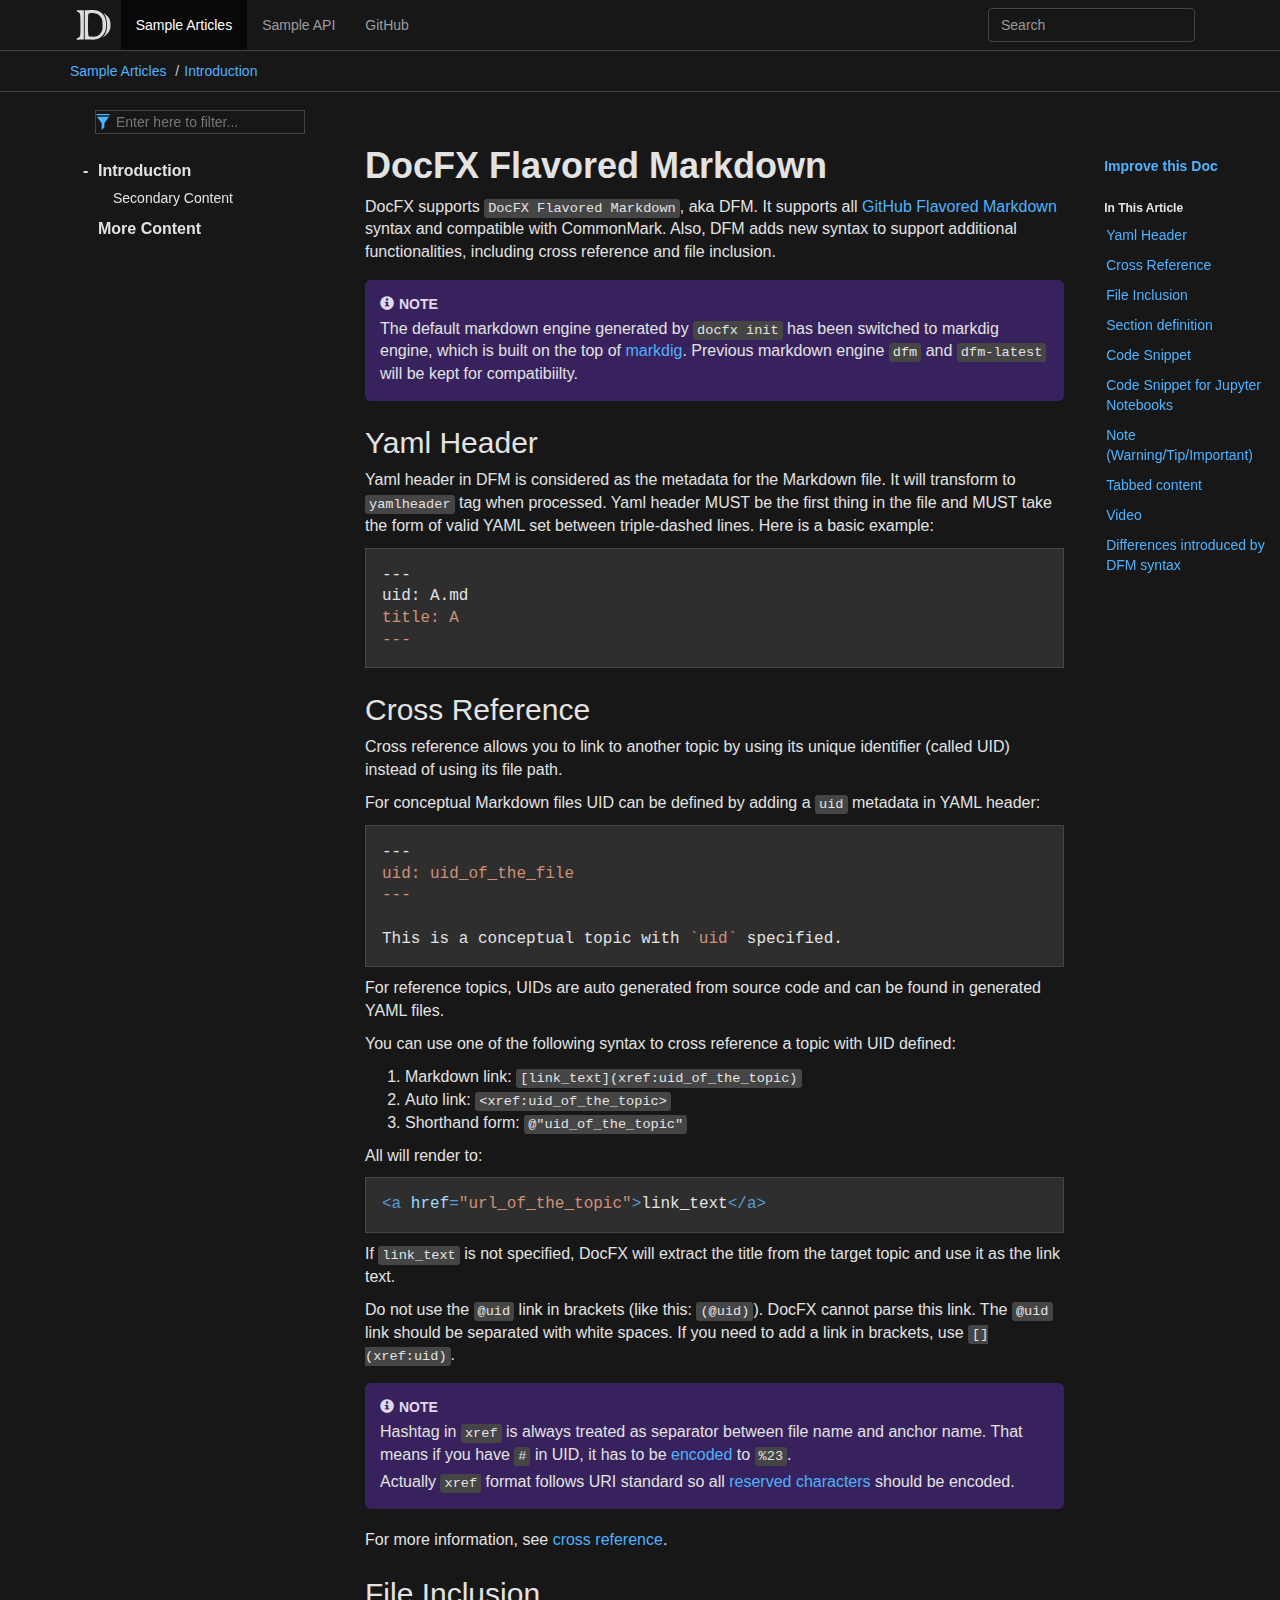
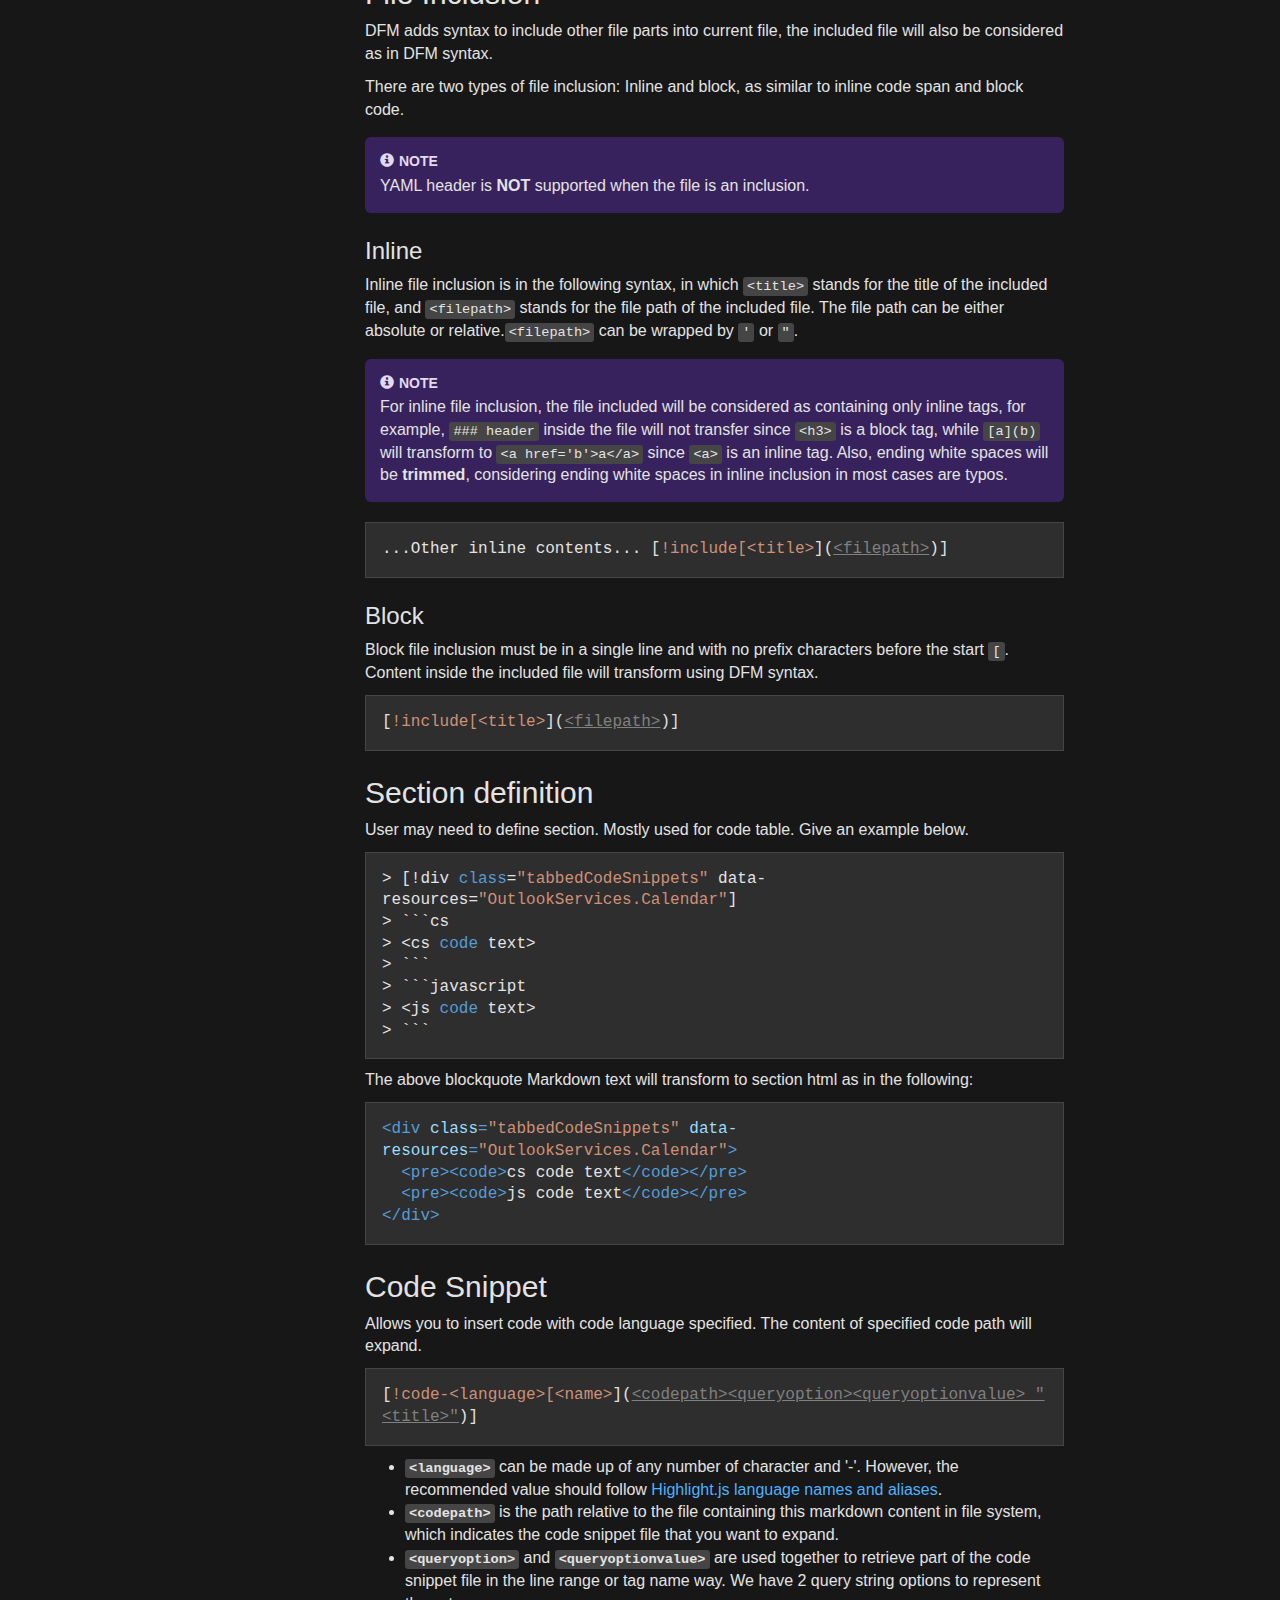
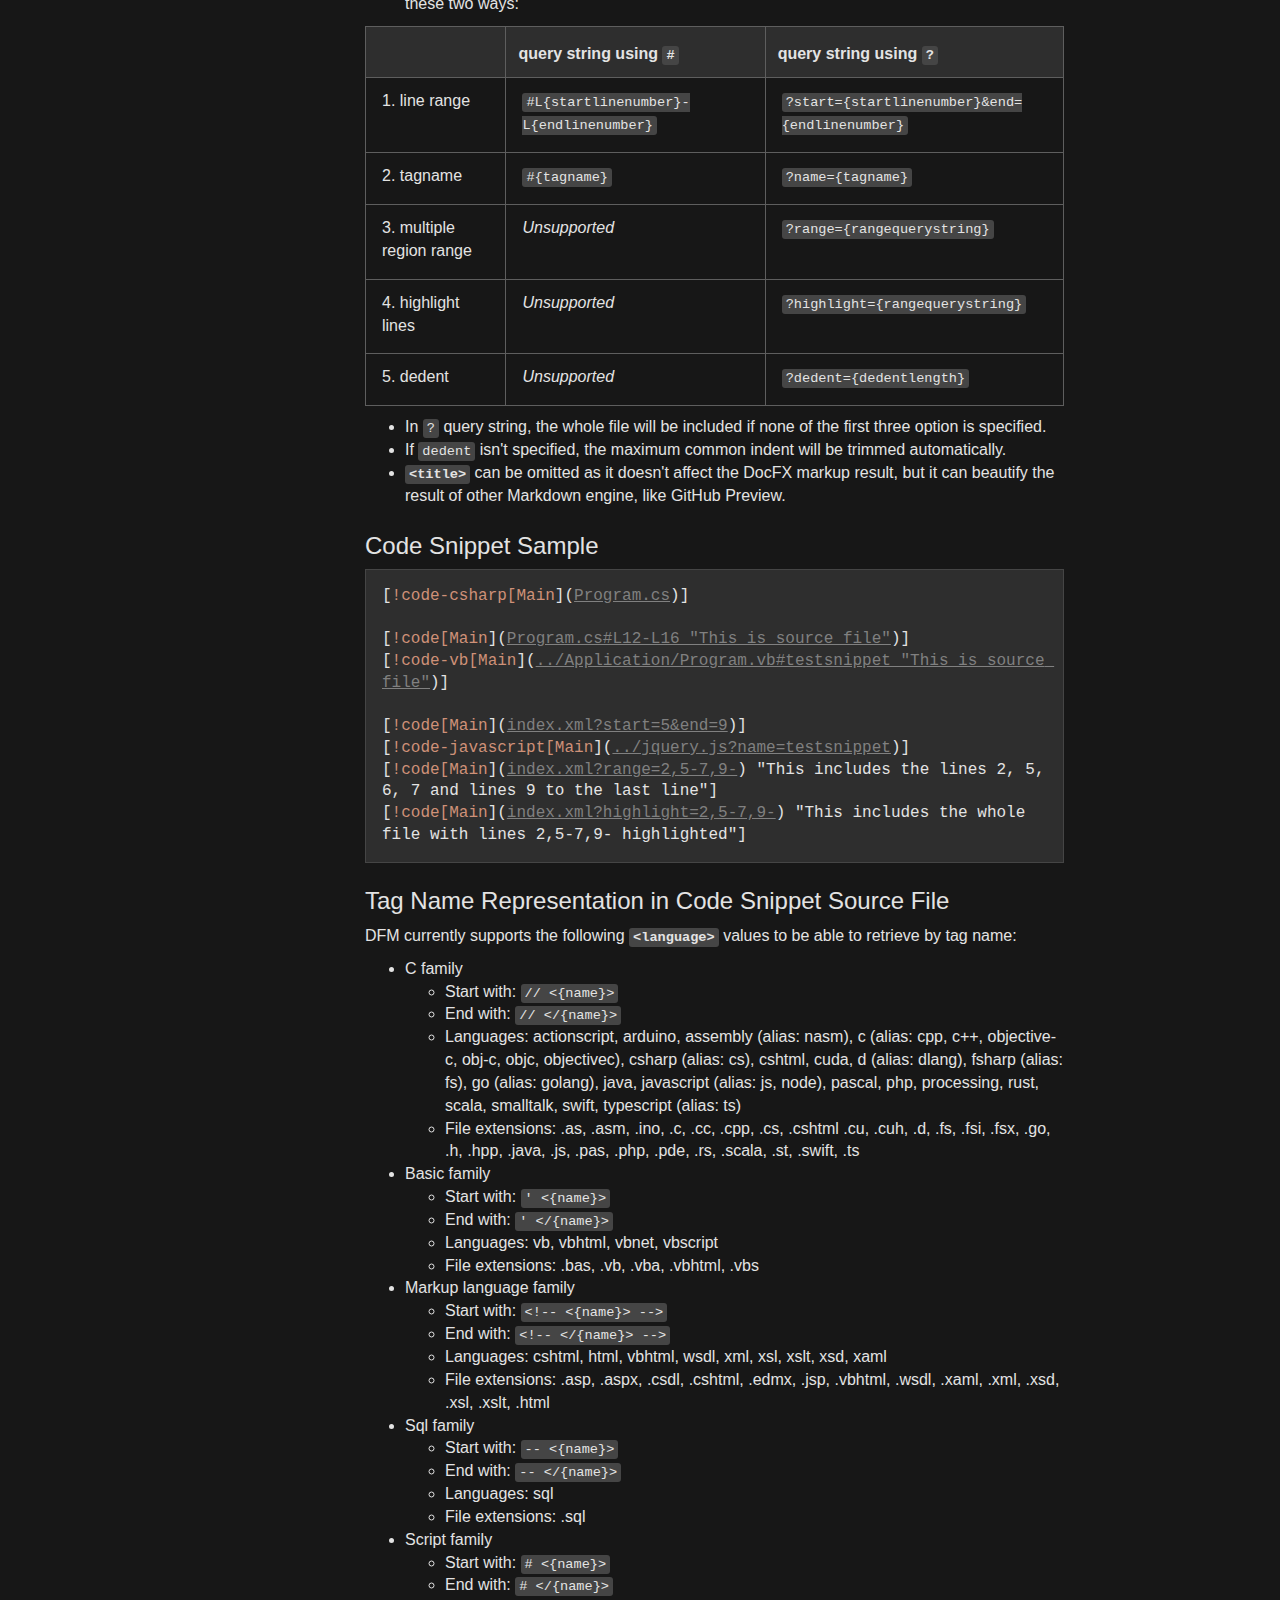
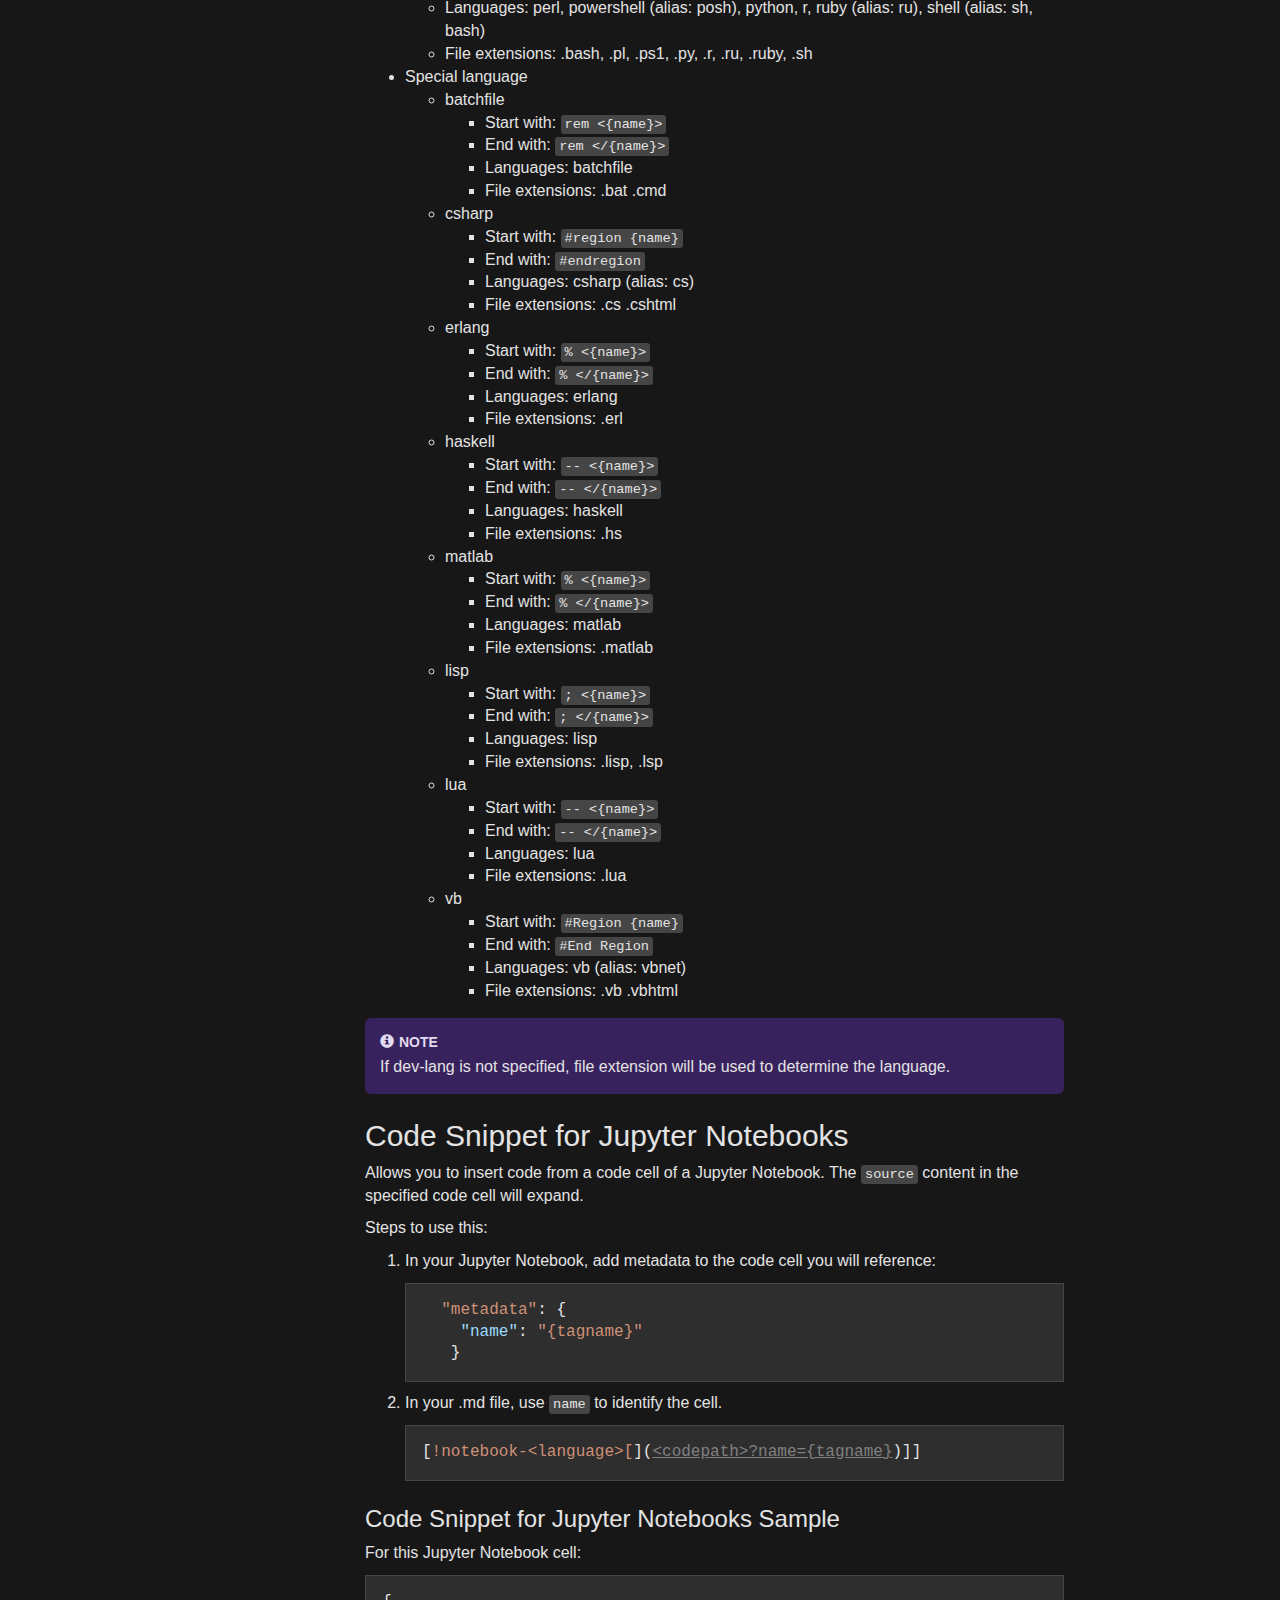
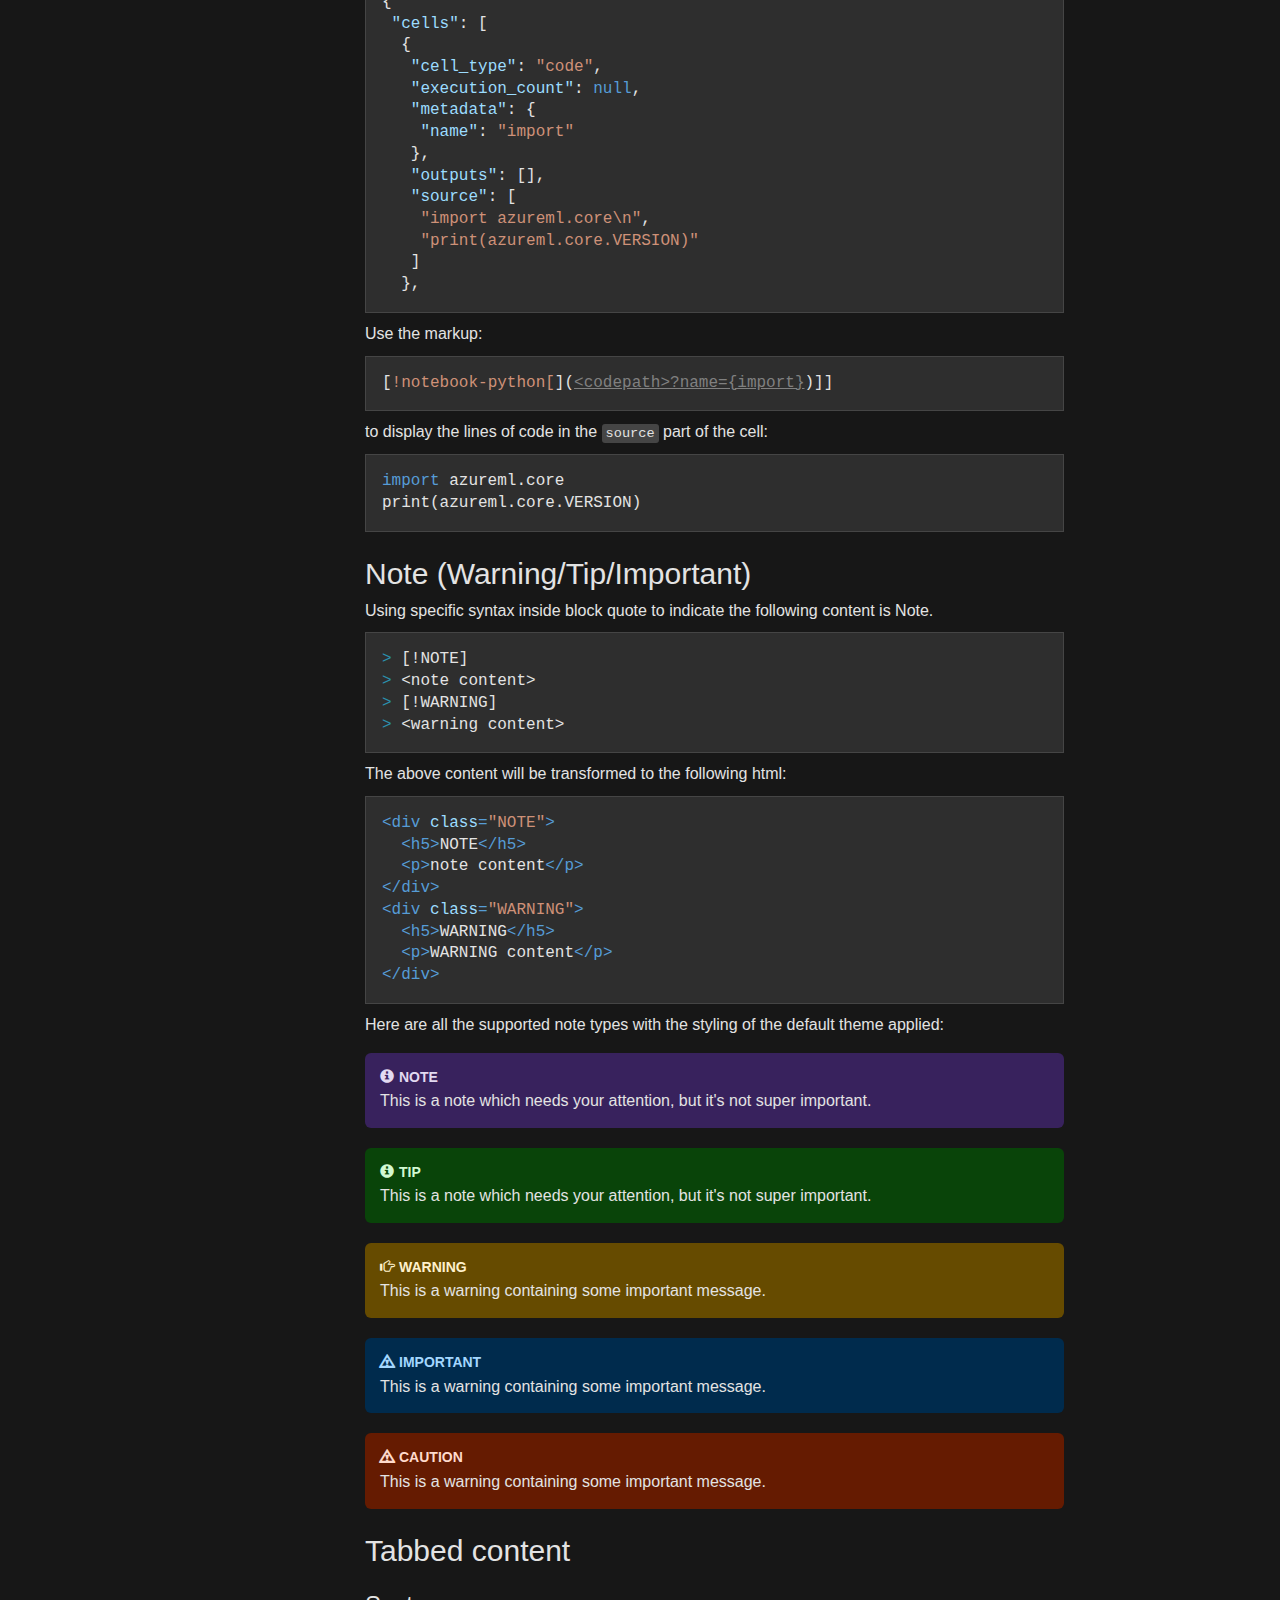
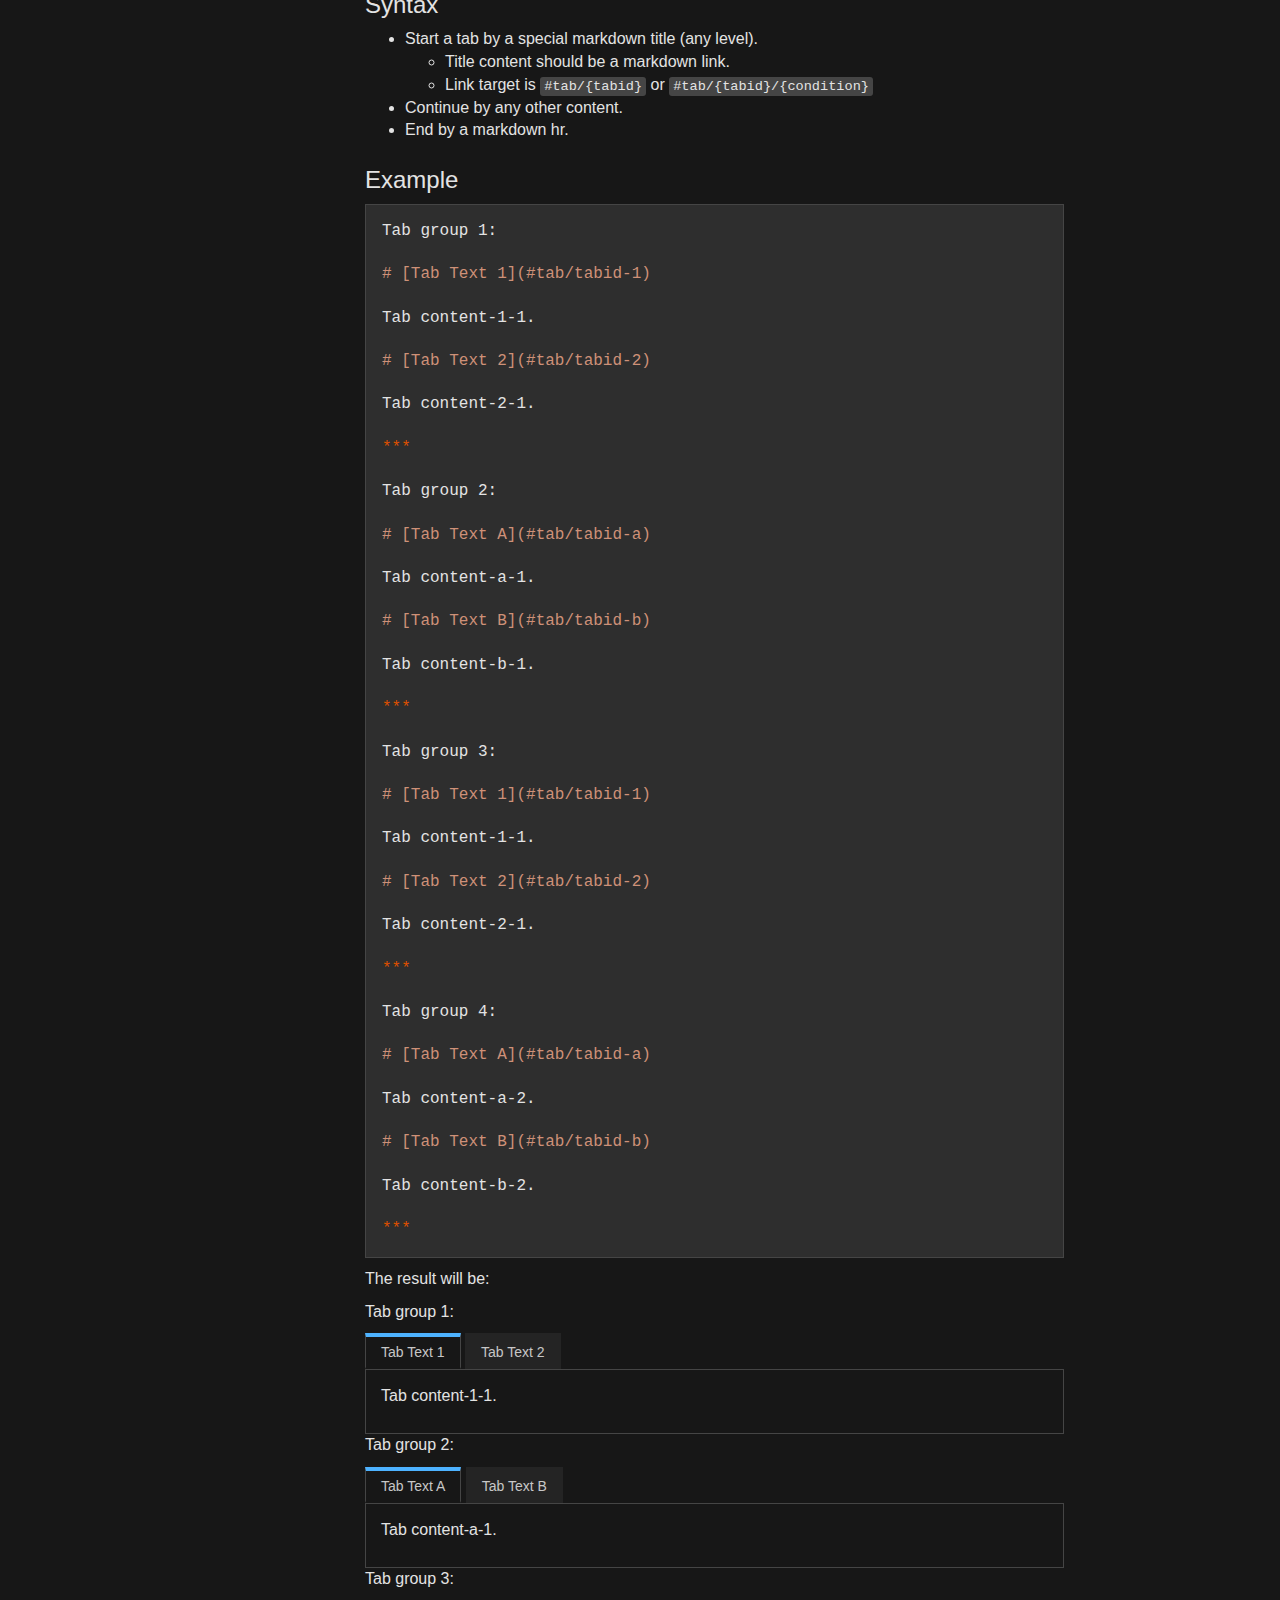
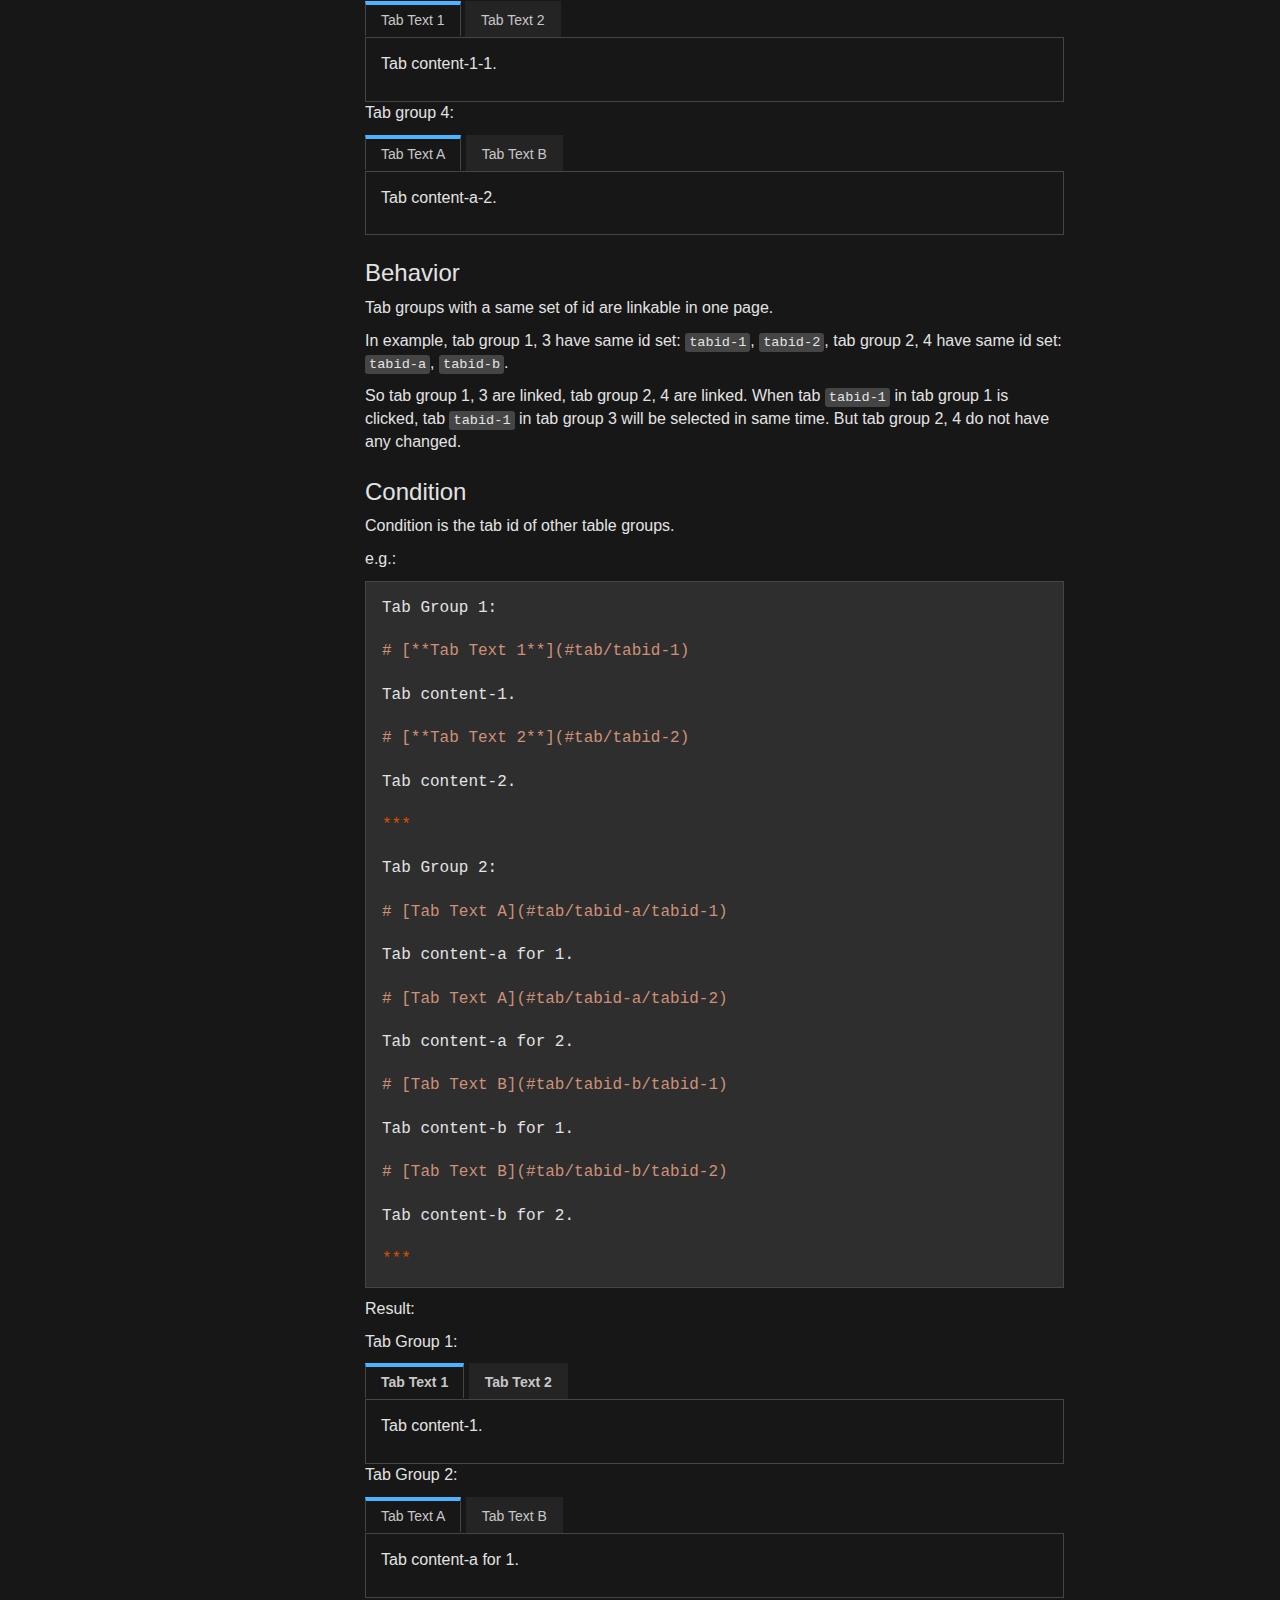
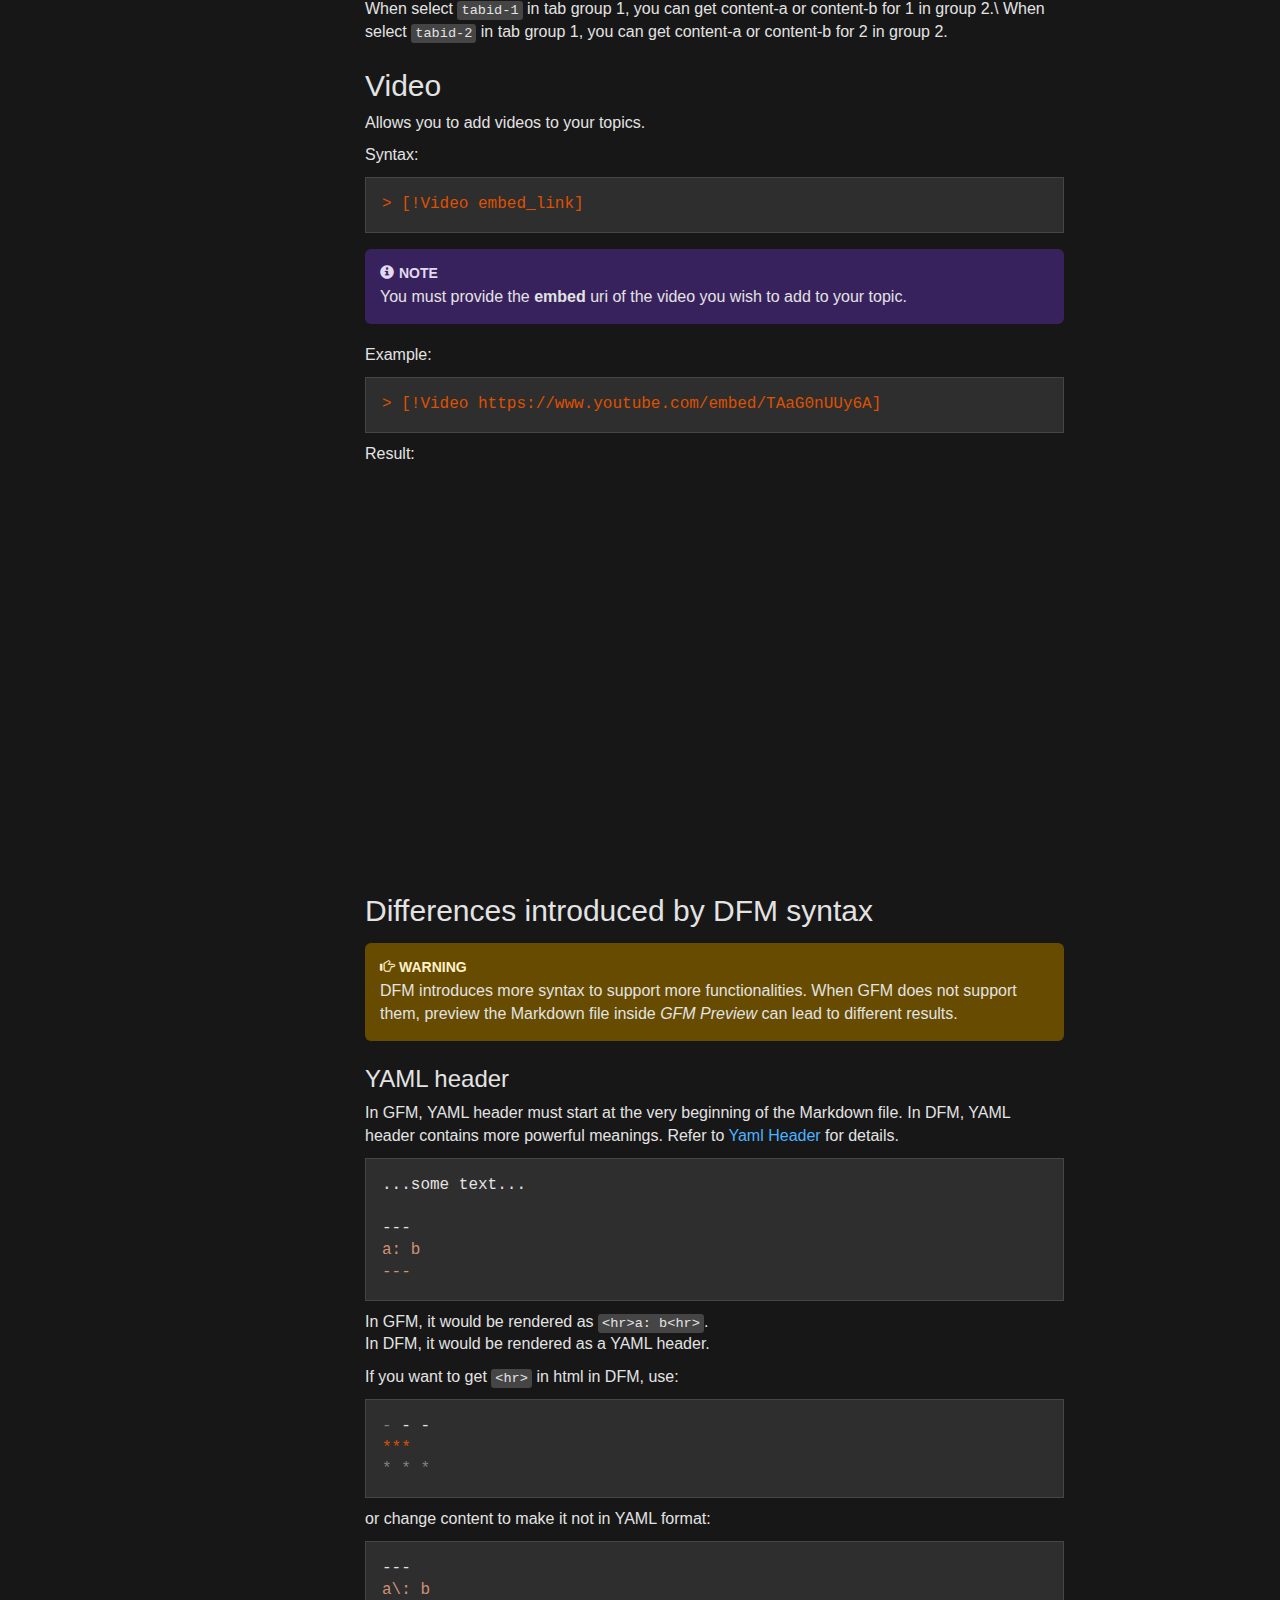
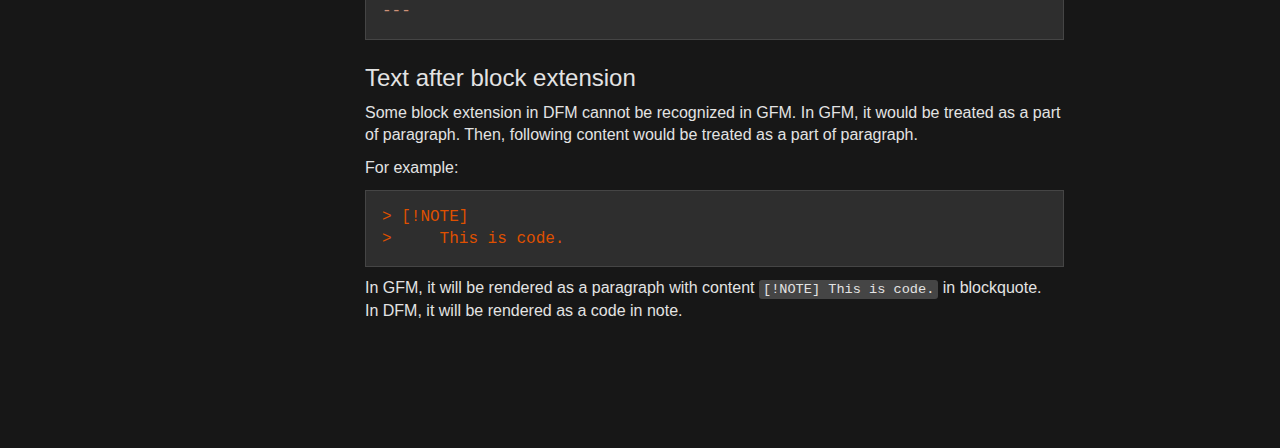
<file: articles/intro.html>
﻿<!DOCTYPE html>
<!--[if IE]><![endif]-->
<html>
  
  <head>
    <meta charset="utf-8">
    <meta http-equiv="X-UA-Compatible" content="IE=edge,chrome=1">
    <title>DocFX Flavored Markdown | MicrosoftFX </title>
    <meta name="viewport" content="width=device-width">
    <meta name="title" content="DocFX Flavored Markdown | MicrosoftFX ">
    <meta name="generator" content="docfx 2.56.7.0">
    
    <link rel="shortcut icon" href="../favicon.ico">
    <link rel="stylesheet" href="../styles/docfx.vendor.css">
    <link rel="stylesheet" href="../styles/docfx.css">
    <link rel="stylesheet" href="../styles/main.css">
    <meta property="docfx:navrel" content="../toc.html">
    <meta property="docfx:tocrel" content="toc.html">
    
    <meta property="docfx:rel" content="../">
    
  </head>
  <body data-spy="scroll" data-target="#affix" data-offset="120">
    <div id="wrapper">
      <header>
        
        <nav id="autocollapse" class="navbar navbar-inverse ng-scope" role="navigation">
          <div class="container">
            <div class="navbar-header">
              <button type="button" class="navbar-toggle" data-toggle="collapse" data-target="#navbar">
                <span class="sr-only">Toggle navigation</span>
                <span class="icon-bar"></span>
                <span class="icon-bar"></span>
                <span class="icon-bar"></span>
              </button>
              
              <a class="navbar-brand" href="../index.html">
                <img id="logo" class="svg" src="../logo.svg" alt="">
              </a>
            </div>
            <div class="collapse navbar-collapse" id="navbar">
              <form class="navbar-form navbar-right" role="search" id="search">
                <div class="form-group">
                  <input type="text" class="form-control" id="search-query" placeholder="Search" autocomplete="off">
                </div>
              </form>
            </div>
          </div>
        </nav>
        
        <div class="subnav navbar navbar-default">
          <div class="container hide-when-search" id="breadcrumb">
            <ul class="breadcrumb">
              <li></li>
            </ul>
          </div>
        </div>
      </header>
      <div class="container body-content">
        
        <div id="search-results">
          <div class="search-list">Search Results for <span></span></div>
          <div class="sr-items">
            <p><i class="glyphicon glyphicon-refresh index-loading"></i></p>
          </div>
          <ul id="pagination" data-first="First" data-prev="Previous" data-next="Next" data-last="Last"></ul>
        </div>
      </div>
      <div role="main" class="container body-content hide-when-search">
        
        <div class="sidenav hide-when-search">
          <a class="btn toc-toggle collapse" data-toggle="collapse" href="#sidetoggle" aria-expanded="false" aria-controls="sidetoggle">Show / Hide Table of Contents</a>
          <div class="sidetoggle collapse" id="sidetoggle">
            <div id="sidetoc"></div>
          </div>
        </div>
        <div class="article row grid-right">
          <div class="col-md-10">
            <article class="content wrap" id="_content" data-uid="">
<h1 id="docfx-flavored-markdown">DocFX Flavored Markdown</h1>

<p>DocFX supports <code>DocFX Flavored Markdown</code>, aka DFM. It supports all <a href="https://github.github.com/gfm/">GitHub Flavored Markdown</a> syntax and compatible with CommonMark. Also, DFM adds new syntax to support additional functionalities, including cross reference and file inclusion.</p>
<div class="NOTE"><h5>Note</h5><p>The default markdown engine generated by <code>docfx init</code> has been switched to markdig engine, which is built on the top of <a href="https://github.com/lunet-io/markdig">markdig</a>. Previous markdown engine <code>dfm</code> and <code>dfm-latest</code> will be kept for compatibiilty.</p>
</div>
<h2 id="yaml-header">Yaml Header</h2>
<p>Yaml header in DFM is considered as the metadata for the Markdown file. It will transform to <code>yamlheader</code> tag when processed.
Yaml header MUST be the first thing in the file and MUST take the form of valid YAML set between triple-dashed lines. Here is a basic example:</p>
<pre><code class="lang-md">---
uid: A.md
title: A
---
</code></pre><h2 id="cross-reference">Cross Reference</h2>
<p>Cross reference allows you to link to another topic by using its unique identifier (called UID) instead of using its file path.</p>
<p>For conceptual Markdown files UID can be defined by adding a <code>uid</code> metadata in YAML header:</p>
<pre><code class="lang-md">---
uid: uid_of_the_file
---

This is a conceptual topic with `uid` specified.
</code></pre><p>For reference topics, UIDs are auto generated from source code and can be found in generated YAML files.</p>
<p>You can use one of the following syntax to cross reference a topic with UID defined:</p>
<ol>
<li>Markdown link: <code>[link_text](xref:uid_of_the_topic)</code></li>
<li>Auto link: <code>&lt;xref:uid_of_the_topic&gt;</code></li>
<li>Shorthand form: <code>@&quot;uid_of_the_topic&quot;</code></li>
</ol>
<p>All will render to:</p>
<pre><code class="lang-html">&lt;a href=&quot;url_of_the_topic&quot;&gt;link_text&lt;/a&gt;
</code></pre><p>If <code>link_text</code> is not specified, DocFX will extract the title from the target topic and use it as the link text.</p>
<p>Do not use the <code>@uid</code> link in brackets (like this: <code>(@uid)</code>). DocFX cannot parse this link. The <code>@uid</code> link should be separated with white spaces. If you need to add a link in brackets, use <code>[](xref:uid)</code>.</p>
<div class="NOTE"><h5>Note</h5><p>Hashtag in <code>xref</code> is always treated as separator between file name and anchor name. That means if you have <code>#</code> in UID, it has
to be <a href="https://en.wikipedia.org/wiki/Percent-encoding">encoded</a> to <code>%23</code>.</p>
<p>Actually <code>xref</code> format follows URI standard so all <a href="https://tools.ietf.org/html/rfc3986#section-2.2">reserved characters</a> should be encoded.</p>
</div>
<p>For more information, see <a href="../tutorial/links_and_cross_references.md#using-cross-reference">cross reference</a>.</p>
<h2 id="file-inclusion">File Inclusion</h2>
<p>DFM adds syntax to include other file parts into current file, the included file will also be considered as in DFM syntax.</p>
<p>There are two types of file inclusion: Inline and block, as similar to inline code span and block code.</p>
<div class="NOTE"><h5>Note</h5><p>YAML header is <strong>NOT</strong> supported when the file is an inclusion.</p>
</div>
<h3 id="inline">Inline</h3>
<p>Inline file inclusion is in the following syntax, in which <code>&lt;title&gt;</code> stands for the title of the included file, and <code>&lt;filepath&gt;</code> stands for the file path of the included file. The file path can be either absolute or relative.<code>&lt;filepath&gt;</code> can be wrapped by <code>&#39;</code> or <code>&quot;</code>.</p>
<div class="NOTE"><h5>Note</h5><p>For inline file inclusion, the file included will be considered as containing only inline tags, for example,
<code>### header</code> inside the file will not transfer since <code>&lt;h3&gt;</code> is a block tag, while <code>[a](b)</code> will transform to
<code>&lt;a href=&#39;b&#39;&gt;a&lt;/a&gt;</code> since <code>&lt;a&gt;</code> is an inline tag.
Also, ending white spaces will be <strong>trimmed</strong>, considering ending white spaces in inline inclusion in most cases are typos.</p>
</div>
<pre><code class="lang-md">...Other inline contents... [!include[&lt;title&gt;](&lt;filepath&gt;)]
</code></pre><h3 id="block">Block</h3>
<p>Block file inclusion must be in a single line and with no prefix characters before the start <code>[</code>. Content inside the included file will transform using DFM syntax.</p>
<pre><code class="lang-md">[!include[&lt;title&gt;](&lt;filepath&gt;)]
</code></pre><h2 id="section-definition">Section definition</h2>
<p>User may need to define section. Mostly used for code table.
Give an example below.</p>
<pre><code>&gt; [!div class=&quot;tabbedCodeSnippets&quot; data-resources=&quot;OutlookServices.Calendar&quot;]
&gt; ```cs
&gt; &lt;cs code text&gt;
&gt; ```
&gt; ```javascript
&gt; &lt;js code text&gt;
&gt; ```
</code></pre><p>The above blockquote Markdown text will transform to section html as in the following:</p>
<pre><code class="lang-html">&lt;div class=&quot;tabbedCodeSnippets&quot; data-resources=&quot;OutlookServices.Calendar&quot;&gt;
  &lt;pre&gt;&lt;code&gt;cs code text&lt;/code&gt;&lt;/pre&gt;
  &lt;pre&gt;&lt;code&gt;js code text&lt;/code&gt;&lt;/pre&gt;
&lt;/div&gt;
</code></pre><h2 id="code-snippet">Code Snippet</h2>
<p>Allows you to insert code with code language specified. The content of specified code path will expand.</p>
<pre><code class="lang-md">[!code-&lt;language&gt;[&lt;name&gt;](&lt;codepath&gt;&lt;queryoption&gt;&lt;queryoptionvalue&gt; &quot;&lt;title&gt;&quot;)]
</code></pre><ul>
<li><strong><code>&lt;language&gt;</code></strong> can be made up of any number of character and &#39;-&#39;. However, the recommended value should follow <a href="http://highlightjs.readthedocs.org/en/latest/css-classes-reference.html#language-names-and-aliases">Highlight.js language names and aliases</a>.</li>
<li><strong><code>&lt;codepath&gt;</code></strong> is the path relative to the file containing this markdown content in file system, which indicates the code snippet file that you want to expand.</li>
<li><strong><code>&lt;queryoption&gt;</code></strong> and <strong><code>&lt;queryoptionvalue&gt;</code></strong> are used together to retrieve part of the code snippet file in the line range or tag name way. We have 2 query string options to represent these two ways:</li>
</ul>
<table>
<thead>
<tr>
<th></th>
<th>query string using <code>#</code></th>
<th>query string using <code>?</code></th>
</tr>
</thead>
<tbody>
<tr>
<td>1. line range</td>
<td><code>#L{startlinenumber}-L{endlinenumber}</code></td>
<td><code>?start={startlinenumber}&amp;end={endlinenumber}</code></td>
</tr>
<tr>
<td>2. tagname</td>
<td><code>#{tagname}</code></td>
<td><code>?name={tagname}</code></td>
</tr>
<tr>
<td>3. multiple region range</td>
<td><em>Unsupported</em></td>
<td><code>?range={rangequerystring}</code></td>
</tr>
<tr>
<td>4. highlight lines</td>
<td><em>Unsupported</em></td>
<td><code>?highlight={rangequerystring}</code></td>
</tr>
<tr>
<td>5. dedent</td>
<td><em>Unsupported</em></td>
<td><code>?dedent={dedentlength}</code></td>
</tr>
</tbody>
</table>
<ul>
<li>In <code>?</code> query string, the whole file will be included if none of the first three option is specified.</li>
<li>If <code>dedent</code> isn&#39;t specified, the maximum common indent will be trimmed automatically.</li>
<li><strong><code>&lt;title&gt;</code></strong> can be omitted as it doesn&#39;t affect the DocFX markup result, but it can beautify the result of other Markdown engine, like GitHub Preview.</li>
</ul>
<h3 id="code-snippet-sample">Code Snippet Sample</h3>
<pre><code class="lang-md">[!code-csharp[Main](Program.cs)]

[!code[Main](Program.cs#L12-L16 &quot;This is source file&quot;)]
[!code-vb[Main](../Application/Program.vb#testsnippet &quot;This is source file&quot;)]

[!code[Main](index.xml?start=5&amp;end=9)]
[!code-javascript[Main](../jquery.js?name=testsnippet)]
[!code[Main](index.xml?range=2,5-7,9-) &quot;This includes the lines 2, 5, 6, 7 and lines 9 to the last line&quot;]
[!code[Main](index.xml?highlight=2,5-7,9-) &quot;This includes the whole file with lines 2,5-7,9- highlighted&quot;]
</code></pre><h3 id="tag-name-representation-in-code-snippet-source-file">Tag Name Representation in Code Snippet Source File</h3>
<p>DFM currently supports the following <strong><code>&lt;language&gt;</code></strong> values to be able to retrieve by tag name:</p>
<ul>
<li>C family<ul>
<li>Start with: <code>// &lt;{name}&gt;</code></li>
<li>End with: <code>// &lt;/{name}&gt;</code></li>
<li>Languages:
actionscript,
arduino,
assembly (alias: nasm),
c (alias: cpp, c++, objective-c, obj-c, objc, objectivec),
csharp (alias: cs),
cshtml,
cuda,
d (alias: dlang),
fsharp (alias: fs),
go (alias: golang),
java,
javascript (alias: js, node),
pascal,
php,
processing,
rust,
scala,
smalltalk,
swift,
typescript (alias: ts)</li>
<li>File extensions:
.as,
.asm,
.ino,
.c,
.cc,
.cpp,
.cs,
.cshtml
.cu,
.cuh,
.d,
.fs,
.fsi,
.fsx,
.go,
.h,
.hpp,
.java,
.js,
.pas,
.php,
.pde,
.rs,
.scala,
.st,
.swift,
.ts</li>
</ul>
</li>
<li>Basic family<ul>
<li>Start with: <code>&#39; &lt;{name}&gt;</code></li>
<li>End with: <code>&#39; &lt;/{name}&gt;</code></li>
<li>Languages:
vb,
vbhtml,
vbnet,
vbscript</li>
<li>File extensions:
.bas,
.vb,
.vba,
.vbhtml,
.vbs</li>
</ul>
</li>
<li>Markup language family<ul>
<li>Start with: <code>&lt;!-- &lt;{name}&gt; --&gt;</code></li>
<li>End with: <code>&lt;!-- &lt;/{name}&gt; --&gt;</code></li>
<li>Languages:
cshtml,
html,
vbhtml,
wsdl,
xml,
xsl,
xslt,
xsd,
xaml</li>
<li>File extensions:
.asp,
.aspx,
.csdl,
.cshtml,
.edmx,
.jsp,
.vbhtml,
.wsdl,
.xaml,
.xml,
.xsd,
.xsl,
.xslt,
.html</li>
</ul>
</li>
<li>Sql family<ul>
<li>Start with: <code>-- &lt;{name}&gt;</code></li>
<li>End with: <code>-- &lt;/{name}&gt;</code></li>
<li>Languages:
sql</li>
<li>File extensions:
.sql</li>
</ul>
</li>
<li>Script family<ul>
<li>Start with: <code># &lt;{name}&gt;</code></li>
<li>End with: <code># &lt;/{name}&gt;</code></li>
<li>Languages:
perl,
powershell (alias: posh),
python,
r,
ruby (alias: ru),
shell (alias: sh, bash)</li>
<li>File extensions:
.bash,
.pl,
.ps1,
.py,
.r,
.ru,
.ruby,
.sh</li>
</ul>
</li>
<li>Special language<ul>
<li>batchfile<ul>
<li>Start with: <code>rem &lt;{name}&gt;</code></li>
<li>End with: <code>rem &lt;/{name}&gt;</code></li>
<li>Languages:
batchfile</li>
<li>File extensions:
.bat
.cmd</li>
</ul>
</li>
<li>csharp<ul>
<li>Start with: <code>#region {name}</code></li>
<li>End with: <code>#endregion</code></li>
<li>Languages:
csharp (alias: cs)</li>
<li>File extensions:
.cs
.cshtml</li>
</ul>
</li>
<li>erlang<ul>
<li>Start with: <code>% &lt;{name}&gt;</code></li>
<li>End with: <code>% &lt;/{name}&gt;</code></li>
<li>Languages:
erlang</li>
<li>File extensions:
.erl</li>
</ul>
</li>
<li>haskell<ul>
<li>Start with: <code>-- &lt;{name}&gt;</code></li>
<li>End with: <code>-- &lt;/{name}&gt;</code></li>
<li>Languages:
haskell</li>
<li>File extensions:
.hs</li>
</ul>
</li>
<li>matlab<ul>
<li>Start with: <code>% &lt;{name}&gt;</code></li>
<li>End with: <code>% &lt;/{name}&gt;</code></li>
<li>Languages:
matlab</li>
<li>File extensions:
.matlab</li>
</ul>
</li>
<li>lisp<ul>
<li>Start with: <code>; &lt;{name}&gt;</code></li>
<li>End with: <code>; &lt;/{name}&gt;</code></li>
<li>Languages:
lisp</li>
<li>File extensions:
.lisp,
.lsp</li>
</ul>
</li>
<li>lua<ul>
<li>Start with: <code>-- &lt;{name}&gt;</code></li>
<li>End with: <code>-- &lt;/{name}&gt;</code></li>
<li>Languages:
lua</li>
<li>File extensions:
.lua</li>
</ul>
</li>
<li>vb<ul>
<li>Start with: <code>#Region {name}</code></li>
<li>End with: <code>#End Region</code></li>
<li>Languages:
vb (alias: vbnet)</li>
<li>File extensions:
.vb
.vbhtml</li>
</ul>
</li>
</ul>
</li>
</ul>
<div class="NOTE"><h5>Note</h5><p>If dev-lang is not specified, file extension will be used to determine the language.</p>
</div>
<h2 id="code-snippet-for-jupyter-notebooks">Code Snippet for Jupyter Notebooks</h2>
<p>Allows you to insert code from a code cell of a Jupyter Notebook. The <code>source</code> content in the specified code cell will expand. </p>
<p>Steps to use this:</p>
<ol>
<li><p>In your Jupyter Notebook, add metadata to the code cell you will reference:</p>
<pre><code class="lang-json">  &quot;metadata&quot;: {
    &quot;name&quot;: &quot;{tagname}&quot;
   }
</code></pre></li>
<li><p>In your .md file, use  <code>name</code> to identify the cell.  </p>
<pre><code class="lang-md">[!notebook-&lt;language&gt;[](&lt;codepath&gt;?name={tagname})]]
</code></pre></li>
</ol>
<h3 id="code-snippet-for-jupyter-notebooks-sample">Code Snippet for Jupyter Notebooks Sample</h3>
<p>For this Jupyter Notebook cell:</p>
<pre><code class="lang-json">{
 &quot;cells&quot;: [
  {
   &quot;cell_type&quot;: &quot;code&quot;,
   &quot;execution_count&quot;: null,
   &quot;metadata&quot;: {
    &quot;name&quot;: &quot;import&quot;
   },
   &quot;outputs&quot;: [],
   &quot;source&quot;: [
    &quot;import azureml.core\n&quot;,
    &quot;print(azureml.core.VERSION)&quot;
   ]
  },
</code></pre><p>Use the markup:</p>
<pre><code class="lang-md">[!notebook-python[](&lt;codepath&gt;?name={import})]]
</code></pre><p>to display the lines of code in the <code>source</code> part of the cell:</p>
<pre><code class="lang-python">import azureml.core
print(azureml.core.VERSION)
</code></pre><h2 id="note-warningtipimportant">Note (Warning/Tip/Important)</h2>
<p>Using specific syntax inside block quote to indicate the following content is Note.</p>
<pre><code>&gt; [!NOTE]
&gt; &lt;note content&gt;
&gt; [!WARNING]
&gt; &lt;warning content&gt;
</code></pre><p>The above content will be transformed to the following html:</p>
<pre><code>&lt;div class=&quot;NOTE&quot;&gt;
  &lt;h5&gt;NOTE&lt;/h5&gt;
  &lt;p&gt;note content&lt;/p&gt;
&lt;/div&gt;
&lt;div class=&quot;WARNING&quot;&gt;
  &lt;h5&gt;WARNING&lt;/h5&gt;
  &lt;p&gt;WARNING content&lt;/p&gt;
&lt;/div&gt;
</code></pre><p>Here are all the supported note types with the styling of the default theme applied:</p>
<div class="NOTE"><h5>Note</h5><p>This is a note which needs your attention, but it&#39;s not super important.</p>
</div>
<div class="TIP"><h5>Tip</h5><p>This is a note which needs your attention, but it&#39;s not super important.</p>
</div>
<div class="WARNING"><h5>Warning</h5><p>This is a warning containing some important message.</p>
</div>
<div class="IMPORTANT"><h5>Important</h5><p>This is a warning containing some important message.</p>
</div>
<div class="CAUTION"><h5>Caution</h5><p>This is a warning containing some important message.</p>
</div>
<h2 id="tabbed-content">Tabbed content</h2>
<h3 id="syntax">Syntax</h3>
<ul>
<li>Start a tab by a special markdown title (any level).<ul>
<li>Title content should be a markdown link.</li>
<li>Link target is <code>#tab/{tabid}</code> or <code>#tab/{tabid}/{condition}</code></li>
</ul>
</li>
<li>Continue by any other content.</li>
<li>End by a markdown hr.</li>
</ul>
<h3 id="example">Example</h3>
<pre><code class="lang-md">Tab group 1:

# [Tab Text 1](#tab/tabid-1)

Tab content-1-1.

# [Tab Text 2](#tab/tabid-2)

Tab content-2-1.

***

Tab group 2:

# [Tab Text A](#tab/tabid-a)

Tab content-a-1.

# [Tab Text B](#tab/tabid-b)

Tab content-b-1.

***

Tab group 3:

# [Tab Text 1](#tab/tabid-1)

Tab content-1-1.

# [Tab Text 2](#tab/tabid-2)

Tab content-2-1.

***

Tab group 4:

# [Tab Text A](#tab/tabid-a)

Tab content-a-2.

# [Tab Text B](#tab/tabid-b)

Tab content-b-2.

***
</code></pre><p>The result will be:</p>
<p>Tab group 1:</p>
<div class="tabGroup" id="tabgroup_5PEFIiQtHk">
<ul role="tablist">
<li role="presentation">
<a href="#tabpanel_5PEFIiQtHk_tabid-1" role="tab" aria-controls="tabpanel_5PEFIiQtHk_tabid-1" data-tab="tabid-1" tabindex="0" aria-selected="true">Tab Text 1</a>
</li>
<li role="presentation">
<a href="#tabpanel_5PEFIiQtHk_tabid-2" role="tab" aria-controls="tabpanel_5PEFIiQtHk_tabid-2" data-tab="tabid-2" tabindex="-1">Tab Text 2</a>
</li>
</ul>
<section id="tabpanel_5PEFIiQtHk_tabid-1" role="tabpanel" data-tab="tabid-1">
<p>Tab content-1-1.</p>
</section>
<section id="tabpanel_5PEFIiQtHk_tabid-2" role="tabpanel" data-tab="tabid-2" aria-hidden="true" hidden="hidden">
<p>Tab content-2-1.</p>
</section>
</div>
<p>Tab group 2:</p>
<div class="tabGroup" id="tabgroup_5PEFIiQtHk-1">
<ul role="tablist">
<li role="presentation">
<a href="#tabpanel_5PEFIiQtHk-1_tabid-a" role="tab" aria-controls="tabpanel_5PEFIiQtHk-1_tabid-a" data-tab="tabid-a" tabindex="0" aria-selected="true">Tab Text A</a>
</li>
<li role="presentation">
<a href="#tabpanel_5PEFIiQtHk-1_tabid-b" role="tab" aria-controls="tabpanel_5PEFIiQtHk-1_tabid-b" data-tab="tabid-b" tabindex="-1">Tab Text B</a>
</li>
</ul>
<section id="tabpanel_5PEFIiQtHk-1_tabid-a" role="tabpanel" data-tab="tabid-a">
<p>Tab content-a-1.</p>
</section>
<section id="tabpanel_5PEFIiQtHk-1_tabid-b" role="tabpanel" data-tab="tabid-b" aria-hidden="true" hidden="hidden">
<p>Tab content-b-1.</p>
</section>
</div>
<p>Tab group 3:</p>
<div class="tabGroup" id="tabgroup_5PEFIiQtHk-2">
<ul role="tablist">
<li role="presentation">
<a href="#tabpanel_5PEFIiQtHk-2_tabid-1" role="tab" aria-controls="tabpanel_5PEFIiQtHk-2_tabid-1" data-tab="tabid-1" tabindex="0" aria-selected="true">Tab Text 1</a>
</li>
<li role="presentation">
<a href="#tabpanel_5PEFIiQtHk-2_tabid-2" role="tab" aria-controls="tabpanel_5PEFIiQtHk-2_tabid-2" data-tab="tabid-2" tabindex="-1">Tab Text 2</a>
</li>
</ul>
<section id="tabpanel_5PEFIiQtHk-2_tabid-1" role="tabpanel" data-tab="tabid-1">
<p>Tab content-1-1.</p>
</section>
<section id="tabpanel_5PEFIiQtHk-2_tabid-2" role="tabpanel" data-tab="tabid-2" aria-hidden="true" hidden="hidden">
<p>Tab content-2-1.</p>
</section>
</div>
<p>Tab group 4:</p>
<div class="tabGroup" id="tabgroup_5PEFIiQtHk-3">
<ul role="tablist">
<li role="presentation">
<a href="#tabpanel_5PEFIiQtHk-3_tabid-a" role="tab" aria-controls="tabpanel_5PEFIiQtHk-3_tabid-a" data-tab="tabid-a" tabindex="0" aria-selected="true">Tab Text A</a>
</li>
<li role="presentation">
<a href="#tabpanel_5PEFIiQtHk-3_tabid-b" role="tab" aria-controls="tabpanel_5PEFIiQtHk-3_tabid-b" data-tab="tabid-b" tabindex="-1">Tab Text B</a>
</li>
</ul>
<section id="tabpanel_5PEFIiQtHk-3_tabid-a" role="tabpanel" data-tab="tabid-a">
<p>Tab content-a-2.</p>
</section>
<section id="tabpanel_5PEFIiQtHk-3_tabid-b" role="tabpanel" data-tab="tabid-b" aria-hidden="true" hidden="hidden">
<p>Tab content-b-2.</p>
</section>
</div>
<h3 id="behavior">Behavior</h3>
<p>Tab groups with a same set of id are linkable in one page.</p>
<p>In example, tab group 1, 3 have same id set: <code>tabid-1</code>, <code>tabid-2</code>, tab group 2, 4 have same id set: <code>tabid-a</code>, <code>tabid-b</code>.</p>
<p>So tab group 1, 3 are linked, tab group 2, 4 are linked.
When tab <code>tabid-1</code> in tab group 1 is clicked, tab <code>tabid-1</code> in tab group 3 will be selected in same time.
But tab group 2, 4 do not have any changed.</p>
<h3 id="condition">Condition</h3>
<p>Condition is the tab id of other table groups.</p>
<p>e.g.:</p>
<pre><code class="lang-md">Tab Group 1:

# [**Tab Text 1**](#tab/tabid-1)

Tab content-1.

# [**Tab Text 2**](#tab/tabid-2)

Tab content-2.

***

Tab Group 2:

# [Tab Text A](#tab/tabid-a/tabid-1)

Tab content-a for 1.

# [Tab Text A](#tab/tabid-a/tabid-2)

Tab content-a for 2.

# [Tab Text B](#tab/tabid-b/tabid-1)

Tab content-b for 1.

# [Tab Text B](#tab/tabid-b/tabid-2)

Tab content-b for 2.

***
</code></pre><p>Result:</p>
<p>Tab Group 1:</p>
<div class="tabGroup" id="tabgroup_5PEFIiQtHk-4">
<ul role="tablist">
<li role="presentation">
<a href="#tabpanel_5PEFIiQtHk-4_tabid-1" role="tab" aria-controls="tabpanel_5PEFIiQtHk-4_tabid-1" data-tab="tabid-1" tabindex="0" aria-selected="true"><strong>Tab Text 1</strong></a>
</li>
<li role="presentation">
<a href="#tabpanel_5PEFIiQtHk-4_tabid-2" role="tab" aria-controls="tabpanel_5PEFIiQtHk-4_tabid-2" data-tab="tabid-2" tabindex="-1"><strong>Tab Text 2</strong></a>
</li>
</ul>
<section id="tabpanel_5PEFIiQtHk-4_tabid-1" role="tabpanel" data-tab="tabid-1">
<p>Tab content-1.</p>
</section>
<section id="tabpanel_5PEFIiQtHk-4_tabid-2" role="tabpanel" data-tab="tabid-2" aria-hidden="true" hidden="hidden">
<p>Tab content-2.</p>
</section>
</div>
<p>Tab Group 2:</p>
<div class="tabGroup" id="tabgroup_5PEFIiQtHk-5">
<ul role="tablist">
<li role="presentation">
<a href="#tabpanel_5PEFIiQtHk-5_tabid-a_tabid-1" role="tab" aria-controls="tabpanel_5PEFIiQtHk-5_tabid-a_tabid-1" data-tab="tabid-a" data-condition="tabid-1" tabindex="0" aria-selected="true">Tab Text A</a>
</li>
<li role="presentation" aria-hidden="true" hidden="hidden">
<a href="#tabpanel_5PEFIiQtHk-5_tabid-a_tabid-2" role="tab" aria-controls="tabpanel_5PEFIiQtHk-5_tabid-a_tabid-2" data-tab="tabid-a" data-condition="tabid-2" tabindex="-1">Tab Text A</a>
</li>
<li role="presentation">
<a href="#tabpanel_5PEFIiQtHk-5_tabid-b_tabid-1" role="tab" aria-controls="tabpanel_5PEFIiQtHk-5_tabid-b_tabid-1" data-tab="tabid-b" data-condition="tabid-1" tabindex="-1">Tab Text B</a>
</li>
<li role="presentation" aria-hidden="true" hidden="hidden">
<a href="#tabpanel_5PEFIiQtHk-5_tabid-b_tabid-2" role="tab" aria-controls="tabpanel_5PEFIiQtHk-5_tabid-b_tabid-2" data-tab="tabid-b" data-condition="tabid-2" tabindex="-1">Tab Text B</a>
</li>
</ul>
<section id="tabpanel_5PEFIiQtHk-5_tabid-a_tabid-1" role="tabpanel" data-tab="tabid-a" data-condition="tabid-1">
<p>Tab content-a for 1.</p>
</section>
<section id="tabpanel_5PEFIiQtHk-5_tabid-a_tabid-2" role="tabpanel" data-tab="tabid-a" data-condition="tabid-2" aria-hidden="true" hidden="hidden">
<p>Tab content-a for 2.</p>
</section>
<section id="tabpanel_5PEFIiQtHk-5_tabid-b_tabid-1" role="tabpanel" data-tab="tabid-b" data-condition="tabid-1" aria-hidden="true" hidden="hidden">
<p>Tab content-b for 1.</p>
</section>
<section id="tabpanel_5PEFIiQtHk-5_tabid-b_tabid-2" role="tabpanel" data-tab="tabid-b" data-condition="tabid-2" aria-hidden="true" hidden="hidden">
<p>Tab content-b for 2.</p>
</section>
</div>
<p>When select <code>tabid-1</code> in tab group 1, you can get content-a or content-b for 1 in group 2.\
When select <code>tabid-2</code> in tab group 1, you can get content-a or content-b for 2 in group 2.</p>
<h2 id="video">Video</h2>
<p>Allows you to add videos to your topics.</p>
<p>Syntax:</p>
<pre><code class="lang-md">&gt; [!Video embed_link]
</code></pre><div class="NOTE"><h5>Note</h5><p>You must provide the <strong>embed</strong> uri of the video you wish to add to your topic.</p>
</div>
<p>Example:</p>
<pre><code class="lang-md">&gt; [!Video https://www.youtube.com/embed/TAaG0nUUy6A]
</code></pre><p>Result:</p>
<div class="embeddedvideo"><iframe src="https://www.youtube.com/embed/TAaG0nUUy6A" frameborder="0" allowfullscreen="true"></iframe></div>
<h2 id="differences-introduced-by-dfm-syntax">Differences introduced by DFM syntax</h2>
<div class="WARNING"><h5>Warning</h5><p>DFM introduces more syntax to support more functionalities. When GFM does not support them, preview the
Markdown file inside <em>GFM Preview</em> can lead to different results.</p>
</div>
<h3 id="yaml-header-1">YAML header</h3>
<p>In GFM, YAML header must start at the very beginning of the Markdown file.
In DFM, YAML header contains more powerful meanings. Refer to <a href="#yaml-header">Yaml Header</a> for details.</p>
<pre><code class="lang-md">...some text...

---
a: b
---
</code></pre><p>In GFM, it would be rendered as <code>&lt;hr&gt;a: b&lt;hr&gt;</code>.<br>In DFM, it would be rendered as a YAML header.</p>
<p>If you want to get <code>&lt;hr&gt;</code> in html in DFM, use:</p>
<pre><code class="lang-md">- - -
***
* * *
</code></pre><p>or change content to make it not in YAML format:</p>
<pre><code class="lang-md">---
a\: b
---
</code></pre><h3 id="text-after-block-extension">Text after block extension</h3>
<p>Some block extension in DFM cannot be recognized in GFM.
In GFM, it would be treated as a part of paragraph.
Then, following content would be treated as a part of paragraph.</p>
<p>For example:</p>
<pre><code class="lang-md">&gt; [!NOTE]
&gt;     This is code.
</code></pre><p>In GFM, it will be rendered as a paragraph with content <code>[!NOTE] This is code.</code> in blockquote.<br>In DFM, it will be rendered as a code in note.</p>
</article>
          </div>
          
          <div class="hidden-sm col-md-2" role="complementary">
            <div class="sideaffix">
              <div class="contribution">
                <ul class="nav">
                  <li>
                    <a href="https://github.com/AndrewMJordan/MicrosoftFX/blob/master/demo/articles/intro.md/#L1" class="contribution-link">Improve this Doc</a>
                  </li>
                </ul>
              </div>
              <nav class="bs-docs-sidebar hidden-print hidden-xs hidden-sm affix" id="affix">
                <h5>In This Article</h5>
                <div></div>
              </nav>
            </div>
          </div>
        </div>
      </div>
      
      <footer>
        <div class="grad-bottom"></div>
        <div class="footer">
          <div class="container">
            <span class="pull-right">
              <a href="#top">Back to top</a>
            </span>
            <span>Copyright © AndrewMJordan<br>Generated with <strong>DocFX</strong></span>
            
          </div>
        </div>
      </footer>
    </div>
    
    <script type="text/javascript" src="../styles/docfx.vendor.js"></script>
    <script type="text/javascript" src="../styles/docfx.js"></script>
    <script type="text/javascript" src="../styles/main.js"></script>
  </body>
</html>
</file>
<file: styles/docfx.css>
/* Copyright (c) Microsoft Corporation. All Rights Reserved. Licensed under the MIT License. See License.txt in the project root for license information. */
html,
body {
  font-family: 'Segoe UI', Tahoma, Helvetica, sans-serif;
  height: 100%;
}
button,
a {
  color: #337ab7;
  cursor: pointer;
}
button:hover,
button:focus,
a:hover,
a:focus {
  color: #23527c;
  text-decoration: none;
}
a.disable,
a.disable:hover {
  text-decoration: none;
  cursor: default;
  color: #000000;
}

h1, h2, h3, h4, h5, h6, .text-break {
    word-wrap: break-word;
    word-break: break-word;
}

h1 mark,
h2 mark,
h3 mark,
h4 mark,
h5 mark,
h6 mark {
  padding: 0;
}

.inheritance .level0:before,
.inheritance .level1:before,
.inheritance .level2:before,
.inheritance .level3:before,
.inheritance .level4:before,
.inheritance .level5:before,
.inheritance .level6:before,
.inheritance .level7:before,
.inheritance .level8:before,
.inheritance .level9:before {
    content: '↳';
    margin-right: 5px;
}

.inheritance .level0 {
    margin-left: 0em;
}

.inheritance .level1 {
    margin-left: 1em;
}

.inheritance .level2 {
    margin-left: 2em;
}

.inheritance .level3 {
    margin-left: 3em;
}

.inheritance .level4 {
    margin-left: 4em;
}

.inheritance .level5 {
    margin-left: 5em;
}

.inheritance .level6 {
    margin-left: 6em;
}

.inheritance .level7 {
    margin-left: 7em;
}

.inheritance .level8 {
    margin-left: 8em;
}

.inheritance .level9 {
    margin-left: 9em;
}

.level0.summary {
  margin: 2em 0 2em 0;
}

.level1.summary {
  margin: 1em 0 1em 0;
}

span.parametername,
span.paramref,
span.typeparamref {
    font-style: italic;
}
span.languagekeyword{
    font-weight: bold;
}

svg:hover path {
    fill: #ffffff;
}

.hljs {
  display: inline;
  background-color: inherit;
  padding: 0;
}
/* additional spacing fixes */
.btn + .btn {
  margin-left: 10px;
}
.btn.pull-right {
  margin-left: 10px;
  margin-top: 5px;
}
.table {
  margin-bottom: 10px;
}
table p {
  margin-bottom: 0;
}
table a {
  display: inline-block;
}

/* Make hidden attribute compatible with old browser.*/
[hidden] {
  display: none !important;
}

h1,
.h1,
h2,
.h2,
h3,
.h3 {
  margin-top: 15px;
  margin-bottom: 10px;
  font-weight: 400;
}
h4,
.h4,
h5,
.h5,
h6,
.h6 {
  margin-top: 10px;
  margin-bottom: 5px;
}
.navbar {
  margin-bottom: 0;
}
#wrapper {
  min-height: 100%;
  position: relative;
}
/* blends header footer and content together with gradient effect */
.grad-top {
  /* For Safari 5.1 to 6.0 */
  /* For Opera 11.1 to 12.0 */
  /* For Firefox 3.6 to 15 */
  background: linear-gradient(rgba(0, 0, 0, 0.05), rgba(0, 0, 0, 0));
  /* Standard syntax */
  height: 5px;
}
.grad-bottom {
  /* For Safari 5.1 to 6.0 */
  /* For Opera 11.1 to 12.0 */
  /* For Firefox 3.6 to 15 */
  background: linear-gradient(rgba(0, 0, 0, 0), rgba(0, 0, 0, 0.05));
  /* Standard syntax */
  height: 5px;
}
.divider {
  margin: 0 5px;
  color: #cccccc;
}
hr {
  border-color: #cccccc;
}
header {
  position: fixed;
  top: 0;
  left: 0;
  right: 0;
  z-index: 1000;
}
header .navbar {
  border-width: 0 0 1px;
  border-radius: 0;
}
.navbar-brand {
  font-size: inherit;
  padding: 0;
}
.navbar-collapse {
  margin: 0 -15px;
}
.subnav {
  min-height: 40px;
}

.inheritance h5, .inheritedMembers h5{
  padding-bottom: 5px;
  border-bottom: 1px solid #ccc;
}

article h1, article h2, article h3, article h4{
  margin-top: 25px;
}

article h4{
  border: 0;
  font-weight: bold;
  margin-top: 2em;
}

article span.small.pull-right{
  margin-top: 20px;
}

article section {
  margin-left: 1em;
}

/*.expand-all {
  padding: 10px 0;
}*/
.breadcrumb {
  margin: 0;
  padding: 10px 0;
  background-color: inherit;
  white-space: nowrap;
}
.breadcrumb > li + li:before {
  content: "\00a0/";
}
#autocollapse.collapsed .navbar-header {
  float: none;
}
#autocollapse.collapsed .navbar-toggle {
  display: block;
}
#autocollapse.collapsed .navbar-collapse {
  border-top: 1px solid transparent;
  box-shadow: inset 0 1px 0 rgba(255, 255, 255, 0.1);
}
#autocollapse.collapsed .navbar-collapse.collapse {
  display: none !important;
}
#autocollapse.collapsed .navbar-nav {
  float: none !important;
  margin: 7.5px -15px;
}
#autocollapse.collapsed .navbar-nav > li {
  float: none;
}
#autocollapse.collapsed .navbar-nav > li > a {
  padding-top: 10px;
  padding-bottom: 10px;
}
#autocollapse.collapsed .collapse.in,
#autocollapse.collapsed .collapsing {
  display: block !important;
}
#autocollapse.collapsed .collapse.in .navbar-right,
#autocollapse.collapsed .collapsing .navbar-right {
  float: none !important;
}
#autocollapse .form-group {
  width: 100%;
}
#autocollapse .form-control {
  width: 100%;
}
#autocollapse .navbar-header {
  margin-left: 0;
  margin-right: 0;
}
#autocollapse .navbar-brand {
  margin-left: 0;
}
.collapse.in,
.collapsing {
  text-align: center;
}
.collapsing .navbar-form {
  margin: 0 auto;
  max-width: 400px;
  padding: 10px 15px;
  box-shadow: inset 0 1px 0 rgba(255, 255, 255, 0.1), 0 1px 0 rgba(255, 255, 255, 0.1);
}
.collapsed .collapse.in .navbar-form {
  margin: 0 auto;
  max-width: 400px;
  padding: 10px 15px;
  box-shadow: inset 0 1px 0 rgba(255, 255, 255, 0.1), 0 1px 0 rgba(255, 255, 255, 0.1);
}
.navbar .navbar-nav {
  display: inline-block;
}
.docs-search {
  background: white;
  vertical-align: middle;
}
.docs-search > .search-query {
  font-size: 14px;
  border: 0;
  width: 120%;
  color: #555;
}
.docs-search > .search-query:focus {
  outline: 0;
}
.search-results-frame {
  clear: both;
  display: table;
  width: 100%;
}
.search-results.ng-hide {
  display: none;
}
.search-results-container {
  padding-bottom: 1em;
  border-top: 1px solid #111;
  background: rgba(25, 25, 25, 0.5);
}
.search-results-container .search-results-group {
  padding-top: 50px !important;
  padding: 10px;
}
.search-results-group-heading {
  font-family: "Open Sans";
  padding-left: 10px;
  color: white;
}
.search-close {
  position: absolute;
  left: 50%;
  margin-left: -100px;
  color: white;
  text-align: center;
  padding: 5px;
  background: #333;
  border-top-right-radius: 5px;
  border-top-left-radius: 5px;
  width: 200px;
  box-shadow: 0 0 10px #111;
}
#search {
  display: none;
}

/* Search results display*/
#search-results {
  max-width: 960px !important;
  margin-top: 120px;
  margin-bottom: 115px;
  margin-left: auto;
  margin-right: auto;
  line-height: 1.8;
  display: none;
}

#search-results>.search-list {
  text-align: center;
  font-size: 2.5rem;
  margin-bottom: 50px;
}

#search-results p {
  text-align: center;
}

#search-results p .index-loading {
  animation: index-loading 1.5s infinite linear;
  -webkit-animation: index-loading 1.5s infinite linear;
  -o-animation: index-loading 1.5s infinite linear;
  font-size: 2.5rem;
}

@keyframes index-loading {
    from { transform: scale(1) rotate(0deg);}
    to { transform: scale(1) rotate(360deg);}
}

@-webkit-keyframes index-loading {
    from { -webkit-transform: rotate(0deg);}
    to { -webkit-transform: rotate(360deg);}
}

@-o-keyframes index-loading {
    from { -o-transform: rotate(0deg);}
    to { -o-transform: rotate(360deg);}
}

#search-results .sr-items {
  font-size: 24px;
}

.sr-item {
  margin-bottom: 25px;
}

.sr-item>.item-href {
  font-size: 14px;
  color: #093;
}

.sr-item>.item-brief {
  font-size: 13px;
}

.pagination>li>a {
  color: #47A7A0
}

.pagination>.active>a {
  background-color: #47A7A0;
  border-color: #47A7A0;
}

.fixed_header {
  position: fixed;
  width: 100%;
  padding-bottom: 10px;
  padding-top: 10px;
  margin: 0px;
  top: 0;
  z-index: 9999;
  left: 0;
}

.fixed_header+.toc{
  margin-top: 50px;
  margin-left: 0;
}

.sidenav, .fixed_header, .toc  {
  background-color: #f1f1f1;
}

.sidetoc {
  position: fixed;
  width: 260px;
  top: 150px;
  bottom: 0;
  overflow-x: hidden;
  overflow-y: auto;
  background-color: #f1f1f1;
  border-left: 1px solid #e7e7e7;
  border-right: 1px solid #e7e7e7;
  z-index: 1;
}

.sidetoc.shiftup {
  bottom: 70px;
}

body .toc{
  background-color: #f1f1f1;
  overflow-x: hidden;
}

.sidetoggle.ng-hide {
  display: block !important;
}
.sidetoc-expand > .caret {
  margin-left: 0px;
  margin-top: -2px;
}
.sidetoc-expand > .caret-side {
  border-left: 4px solid;
  border-top: 4px solid transparent;
  border-bottom: 4px solid transparent;
  margin-left: 4px;
  margin-top: -4px;
}
.sidetoc-heading {
  font-weight: 500;
}

.toc {
  margin: 0px 0 0 10px;
  padding: 0 10px;
}
.expand-stub {
  position: absolute;
  left: -10px;
}
.toc .nav > li > a.sidetoc-expand {
  position: absolute;
  top: 0;
  left: 0;
}
.toc .nav > li > a {
  color: #666666;
  margin-left: 5px;
  display: block;
  padding: 0;
}
.toc .nav > li > a:hover,
.toc .nav > li > a:focus {
  color: #000000;
  background: none;
  text-decoration: inherit;
}
.toc .nav > li.active > a {
  color: #337ab7;
}
.toc .nav > li.active > a:hover,
.toc .nav > li.active > a:focus {
  color: #23527c;
}

.toc .nav > li> .expand-stub {
  cursor: pointer;
}

.toc .nav > li.active > .expand-stub::before,
.toc .nav > li.in > .expand-stub::before,
.toc .nav > li.in.active > .expand-stub::before,
.toc .nav > li.filtered > .expand-stub::before {
    content: "-";
}

.toc .nav > li > .expand-stub::before,
.toc .nav > li.active > .expand-stub::before {
    content: "+";
}

.toc .nav > li.filtered > ul,
.toc .nav > li.in > ul {
  display: block;
}

.toc .nav > li > ul {
  display: none;
}

.toc ul{
  font-size: 12px;
  margin: 0 0 0 3px;
}

.toc .level1 > li {
  font-weight: bold;
  margin-top: 10px;
  position: relative;
  font-size: 16px;
}
.toc .level2 {
  font-weight: normal;
  margin: 5px 0 0 15px;
  font-size: 14px;
}
.toc-toggle {
  display: none;
  margin: 0 15px 0px 15px;
}
.sidefilter {
  position: fixed;
  top: 90px;
  width: 260px;
  background-color: #f1f1f1;
  padding: 15px;
  border-left: 1px solid #e7e7e7;
  border-right: 1px solid #e7e7e7;
  z-index: 1;
}
.toc-filter {
  border-radius: 5px;
  background: #fff;
  color: #666666;
  padding: 5px;
  position: relative;
  margin: 0 5px 0 5px;
}
.toc-filter > input {
  border: 0;
  color: #666666;
  padding-left: 20px;
  padding-right: 20px;
  width: 100%;
}
.toc-filter > input:focus {
  outline: 0;
}
.toc-filter > .filter-icon {
  position: absolute;
  top: 10px;
  left: 5px;
}
.toc-filter > .clear-icon {
  position: absolute;
  top: 10px;
  right: 5px;
}
.article {
  margin-top: 120px;
  margin-bottom: 115px;
}

#_content>a{
  margin-top: 105px;
}

.article.grid-right {
  margin-left: 280px;
}

.inheritance hr {
  margin-top: 5px;
  margin-bottom: 5px;
}
.article img {
  max-width: 100%;
}
.sideaffix {
  margin-top: 50px;
  font-size: 12px;
  max-height: 100%;
  overflow: hidden;
  top: 100px;
  bottom: 10px;
  position: fixed;
}
.sideaffix.shiftup {
  bottom: 70px;
}
.affix {
  position: relative;
  height: 100%;
}
.sideaffix > div.contribution {
  margin-bottom: 20px;
}
.sideaffix > div.contribution > ul > li > a.contribution-link {
  padding: 6px 10px;
  font-weight: bold;
  font-size: 14px;
}
.sideaffix > div.contribution > ul > li > a.contribution-link:hover {
  background-color: #ffffff;
}
.sideaffix ul.nav > li > a:focus {
  background: none;
}
.affix h5 {
  font-weight: bold;
  text-transform: uppercase;
  padding-left: 10px;
  font-size: 12px;
}
.affix > ul.level1 {
  overflow: hidden;
  padding-bottom: 10px;
  height: calc(100% - 100px);
}
.affix ul > li > a:before {
  color: #cccccc;
  position: absolute;
}
.affix ul > li > a:hover {
  background: none;
  color: #666666;
}
.affix ul > li.active > a,
.affix ul > li.active > a:before {
  color: #337ab7;
}
.affix ul > li > a {
  padding: 5px 12px;
  color: #666666;
}
.affix > ul > li.active:last-child {
  margin-bottom: 50px;
}
.affix > ul > li > a:before {
  content: "|";
  font-size: 16px;
  top: 1px;
  left: 0;
}
.affix > ul > li.active > a,
.affix > ul > li.active > a:before {
  color: #337ab7;
  font-weight: bold;
}
.affix ul ul > li > a {
  padding: 2px 15px;
}
.affix ul ul > li > a:before {
  content: ">";
  font-size: 14px;
  top: -1px;
  left: 5px;
}
.affix ul > li > a:before,
.affix ul ul {
  display: none;
}
.affix ul > li.active > ul,
.affix ul > li.active > a:before,
.affix ul > li > a:hover:before {
  display: block;
  white-space: nowrap;
}
.codewrapper {
  position: relative;
}
.trydiv {
  height: 0px;
}
.tryspan {
  position: absolute;
  top: 0px;
  right: 0px;
  border-style: solid;
  border-radius: 0px 4px;
  box-sizing: border-box;
  border-width: 1px;
  border-color: #cccccc;
  text-align: center;
  padding: 2px 8px;
  background-color: white;
  font-size: 12px;
  cursor: pointer;
  z-index: 100;
  display: none;
  color: #767676;
}
.tryspan:hover {
  background-color: #3b8bd0;
  color: white;
  border-color: #3b8bd0;
}
.codewrapper:hover .tryspan {
  display: block;
}
.sample-response .response-content{
  max-height: 200px;
}
footer {
  position: absolute;
  left: 0;
  right: 0;
  bottom: 0;
  z-index: 1000;
}
.footer {
  border-top: 1px solid #e7e7e7;
  background-color: #f8f8f8;
  padding: 15px 0;
}
@media (min-width: 768px) {
  #sidetoggle.collapse {
    display: block;
  }
  .topnav .navbar-nav {
    float: none;
    white-space: nowrap;
  }
  .topnav .navbar-nav > li {
    float: none;
    display: inline-block;
  }
}
@media only screen and (max-width: 768px) {
  #mobile-indicator {
    display: block;
  }
  /* TOC display for responsive */
  .article {
    margin-top: 30px !important;
  }
  header {
    position: static;
  }
  .topnav {
    text-align: center;
  }
  .sidenav {
    padding: 15px 0;
    margin-left: -15px;
    margin-right: -15px;
  }
  .sidefilter {
    position: static;
    width: auto;
    float: none;
    border: none;
  }
  .sidetoc {
    position: static;
    width: auto;
    float: none;
    padding-bottom: 0px;
    border: none;
  }
  .toc .nav > li, .toc .nav > li >a {
    display: inline-block;
  }
  .toc li:after {
    margin-left: -3px;
    margin-right: 5px;
    content: ", ";
    color: #666666;
  }
  .toc .level1 > li {
    display: block;
  }
  
  .toc .level1 > li:after {
    display: none;
  }
  .article.grid-right {
    margin-left: 0;
  }
  .grad-top,
  .grad-bottom {
    display: none;
  }
  .toc-toggle {
    display: block;
  }
  .sidetoggle.ng-hide {
    display: none !important;
  }
  /*.expand-all {
    display: none;
  }*/
  .sideaffix {
    display: none;
  }
  .mobile-hide {
    display: none;
  }
  .breadcrumb {
    white-space: inherit;
  }

  /* workaround for #hashtag url is no longer needed*/
  h1:before,
  h2:before,
  h3:before,
  h4:before {
      content: '';
      display: none;
  }
}

/* For toc iframe */
@media (max-width: 260px) {
  .toc .level2 > li {
    display: block;
  }

  .toc .level2 > li:after {
    display: none;
  }
}

/* Code snippet */
code {
  color: #717374;
  background-color: #f1f2f3;
}

a code {
  color: #337ab7;
  background-color: #f1f2f3;
}

a code:hover {
  text-decoration: underline;
}

.hljs-keyword {
  color: rgb(86,156,214);
}

.hljs-string {
  color: rgb(214, 157, 133);
}

pre {
  border: 0;
}

/* For code snippet line highlight */
pre > code .line-highlight {
  background-color: #ffffcc;
}

/* Alerts */
.alert h5 {
    text-transform: uppercase;
    font-weight: bold;
    margin-top: 0;
}

.alert h5:before {
    position:relative;
    top:1px;
    display:inline-block;
    font-family:'Glyphicons Halflings';
    line-height:1;
    -webkit-font-smoothing:antialiased;
    -moz-osx-font-smoothing:grayscale;
    margin-right: 5px;
    font-weight: normal;
}

.alert-info h5:before {
    content:"\e086"
}

.alert-warning h5:before {
    content:"\e127"
}

.alert-danger h5:before {
    content:"\e107"
}

/* For Embedded Video */
div.embeddedvideo {
    padding-top: 56.25%;
    position: relative;
    width: 100%;
}

div.embeddedvideo iframe {
    position: absolute;
    top: 0;
    left: 0;
    right: 0;
    bottom: 0;
    width: 100%;
    height: 100%;
}

/* For printer */
@media print{
  .article.grid-right {
    margin-top: 0px;
    margin-left: 0px;
  }
  .sideaffix {
    display: none;
  }
  .mobile-hide {
    display: none;
  }
  .footer {
    display: none;
  }
}

/* For tabbed content */

.tabGroup {
  margin-top: 1rem; }
  .tabGroup ul[role="tablist"] {
    margin: 0;
    padding: 0;
    list-style: none; }
    .tabGroup ul[role="tablist"] > li {
      list-style: none;
      display: inline-block; }
  .tabGroup a[role="tab"] {
    color: #6e6e6e;
    box-sizing: border-box;
    display: inline-block;
    padding: 5px 7.5px;
    text-decoration: none;
    border-bottom: 2px solid #fff; }
    .tabGroup a[role="tab"]:hover, .tabGroup a[role="tab"]:focus, .tabGroup a[role="tab"][aria-selected="true"] {
      border-bottom: 2px solid #0050C5; }
    .tabGroup a[role="tab"][aria-selected="true"] {
      color: #222; }
    .tabGroup a[role="tab"]:hover, .tabGroup a[role="tab"]:focus {
      color: #0050C5; }
    .tabGroup a[role="tab"]:focus {
      outline: 1px solid #0050C5;
      outline-offset: -1px; }
  @media (min-width: 768px) {
    .tabGroup a[role="tab"] {
      padding: 5px 15px; } }
  .tabGroup section[role="tabpanel"] {
    border: 1px solid #e0e0e0;
    padding: 15px;
    margin: 0;
    overflow: hidden; }
    .tabGroup section[role="tabpanel"] > .codeHeader,
    .tabGroup section[role="tabpanel"] > pre {
      margin-left: -16px;
      margin-right: -16px; }
    .tabGroup section[role="tabpanel"] > :first-child {
      margin-top: 0; }
    .tabGroup section[role="tabpanel"] > pre:last-child {
      display: block;
      margin-bottom: -16px; }

.mainContainer[dir='rtl'] main ul[role="tablist"] {
  margin: 0; }

/* Color theme */

/* These are not important, tune down **/
.decalaration, .fieldValue, .parameters, .returns {
  color: #a2a2a2;
}

/* Major sections, increase visibility **/
#fields, #properties, #methods, #events {
    font-weight: bold;
    margin-top: 2em;
}
</file>
<file: styles/main.css>
@import "theme-colors.css";
@import "layout.css";

body {
    font-family: Segoe UI,SegoeUI,Helvetica Neue,Helvetica,Arial,sans-serif !important;
    -webkit-font-smoothing: antialiased !important;
    font-weight: 400 !important;
    text-rendering: optimizeLegibility !important;
}

body {
	font-size: 16px;
	color: var(--theme-text);
	background-color: var(--theme-body-background);
}

article h1 {
	font-weight: 600;
	color: var(--theme-text);
}

a {
    color: var(--theme-primary-base);
    cursor: pointer;
    text-decoration: none;
    word-wrap: break-word;
}

a:hover {
	color: var(--theme-primary-hover);
	text-decoration: underline;
}

a:visited {
	color: var(--theme-visited);
}

a:active {
	color: var(--theme-primary-active);
}

button {
	color: var(--theme-text);
	background-color: var(--theme-body-background);
	cursor: pointer;
}

pre {
	font-size: var(--theme-code-block-size);
	line-height: 1.3571;
	overflow: auto;
	border: 1px solid var(--theme-border);
	background-color: var(--theme-body-background-medium);
	font-smooth: auto;
	padding: var(--theme-spacing-3);
	margin: var(--theme-spacing-3 0 0);
	white-space: pre;
	word-spacing: normal;
	word-break: normal;
	word-wrap: normal;
	tab-size: 4;
	hyphens: none;
	-webkit-overflow-scrolling: touch;

	color: var(--theme-text);
	border-radius: 0px;
}

code {
	background-color: var(--theme-inline-code);
	font-size: 85%;
	font-smooth: auto;
	word-wrap: break-word;

	color: var(--theme-text);
	border-radius: 3px;
}

hr {
	height: 0;
	border-width: 1px 0 0;
	border-style: solid;
	border-color: var(--theme-border);
}

.table-bordered {
	background-color: #2e2e2e;
	border: 1px solid rgb(94, 94, 94);
}

thead {
	background-color: rgb(69, 69, 69);
}

.footer {
	background-color: var(--theme-secondary-background);
	border: none;
}

input {
	color: var(--theme-text) !important;
	font-size: 14px;
	background-color: rgb(0, 0, 0, 0) !important;
	border: 1px solid var(--theme-border) !important;
}

blockquote {
	border-color: var(--theme-border);
	border-width: 0 0 0 3px;
}

/* Navigation */
.subnav, .navbar, .navbar-default {
    font-size: 14px !important;
	background-color: var(--theme-body-background);
	border-bottom: 1px solid var(--theme-border) !important;
}

.sidenav {
	color: var(--theme-text) !important;
	background-color: var(--theme-secondary-background);
	border-bottom: 1px solid var(--theme-border) !important;
}

.sidenav a {
	color: var(--theme-text) !important;
}

/* Side TOC */
.sidetoc {
	background-color: rgb(0, 0, 0, 0);
	border: none;
}

.sidetoc a {
	color: var(--theme-text) !important;
	text-decoration-style: none !important;
}

.sidetoc a:hover {
	text-decoration: underline !important;
}

.sidefilter {
	background-color: rgb(0, 0, 0, 0);
	border: none;
}

.toc-filter {
	background-color: rgb(0, 0, 0, 0);
}

.filter-icon {
	color: var(--theme-primary-base);
}

.toc {
	background-color: rgb(0, 0, 0, 0) !important;
}

/* In This Article */
.affix h5 {
	text-transform: none
}

nav > li {
    line-height: 1.3;
    padding: 2px 0;
    padding-left: 7px;
    margin: 4px 0;
}

.affix ul {
    font-size: 14px;
}

.affix ul > li > a {
	color: var(--theme-primary-base) !important;
}

.affix ul > li > a:hover {	
	color: var(--theme-primary-hover) !important;
	text-decoration: underline;
}

.affix ul > li > a:active {	
	color: var(--theme-primary-active) !important;
}

.affix ul > li.active > a {
	text-shadow: .3px 0 0 currentColor;
}

/* Tables */
table {
	border-width: 1px !important;
	background-color: var(--theme-table-border-dark) !important;
}

thead th {
	border-width: 1px !important;
	border-color: var(--theme-table-border-dark) !important;
	background-color: var(--theme-table-row-header) !important;
	padding: 16px 16px 12px 12px !important;
}

tbody th {
	border-color: var(--theme-table-border-dark) !important;
	background-color: var(--theme-table-row-header) !important;
	padding: 16px 16px 12px 12px !important;
}

tbody td {
	border-color: var(--theme-table-border-dark) !important;
	background-color: var(--theme-body-background) !important;
	padding: 12px 12px 16px 16px !important;
}

/* Alert box */
.alert {
	color: var(--theme-text);
	margin-top: 16px;
	border: none;
	border-radius: 6px;
}

.NOTE {
	background-color: var(--theme-info-background);
}
.NOTE h5 {
	color: var(--theme-info-dark);
}

.TIP {
	background-color: var(--theme-success-background);
}
.TIP h5 {
	color: var(--theme-success-dark);
}

.WARNING {
	background-color: var(--theme-warning-background);
}
.WARNING h5 {
	color: var(--theme-warning-dark);
}

.CAUTION {
	background-color: var(--theme-danger-background);
}
.CAUTION h5 {
	color: var(--theme-danger-dark);
}

.IMPORTANT {
	background-color: var(--theme-primary-background);
}
.IMPORTANT h5 {
	color: var(--theme-primary-dark);
}

/* Tab Groups */
.tabGroup [role="tab"] {
	border: none;
}

.tabGroup a {
	color: var(--theme-text-subtle) !important;
	font-size: 14px;
}

.tabGroup [role="presentation"] {
	margin: 0px;
}

.tabGroup [aria-selected='true'] {
	color: var(--theme-text);
	border-width: 4px 1px 1px;
	border-left-color: var(--theme-border) !important;
	border-right-color: var(--theme-border) !important;
	border-bottom-color: var(--theme-body-background) !important;
	border-top-color: var(--theme-primary-base) !important;
	border-style: solid !important;
	padding-top: 4px;
}

.tabGroup [aria-selected='false'] {
	color: var(--theme-text-subtle) !important;
	background-color: var(--theme-body-background-dark);
	border-width: 4px 1px 1px;
	border-left-color: rgb(0, 0, 0, 0) !important;
	border-right-color: rgb(0, 0, 0, 0) !important;
	border-bottom-color: rgb(0, 0, 0, 0) !important;
	border-top-color: rgb(0, 0, 0, 0) !important;
	border-style: solid !important;
	padding-top: 0px;
}

.tabGroup [role="tabpanel"] {
	border: 1px solid var(--theme-border) !important;
}

/* Code Highlighting */
.hljs {
	color: var(--theme-text);
}

.line-highlight {
	background-color: darkgreen;
}

.hljs-comment {
	color: #57a64a;
}

.hljs-number {
	color: #b5cea8;
}

.hljs-pscommand,
.hljs-keyword,
.hljs-selector-tag,
.hljs-built_in,
.hljs-name,
.hljs-tag {
	color: #569cd6;
}

.hljs-literal {
	color: #569cd6;
}

.hljs-title {
	color: #4ec9b0;
}
.hljs-string .hljs-subst {
	color: var(--theme-text);
}

.hljs-string,
.hljs-string .hljs-subst .hljs-string,
.hljs-section,
.hljs-attribute,
.hljs-template-tag,
.hljs-template-variable,
.hljs-deletion,
.hljs-type,
.hljs-code {
	color: #ce9178;
}

.hljs-addition,
.hljs-selector-attr,
.hljs-selector-pseudo,
.hljs-meta {
	color: #2b91af;
}

.hljs-doctag {
	color: #808080;
}

.hljs-attr {
	color: #9cdcfe;
}

.hljs-parameter,
.hljs-type,
.hljs-attribute,
.hljs-title,
.hljs-addition,
.hljs-selector-attr,
.hljs-selector-pseudo,
.hljs-meta {
	color: lighten(#007d9a, 20%);
}

.hljs-control {
	color: #c586c0;
}

.hljs-helper {
	color: #dcdcaa;
}

.hljs-symbol,
.hljs-bullet,
.hljs-link {
	color: #808080;
}

.hljs-reserved,
.hljs-constant {
	color: #f44747;
}

/* Search results */
.pagination a {
	color: var(--theme-text) !important;
	background-color: transparent !important;
	border-color: var(--theme-border) !important;
}
.pagination a:hover {
	color: var(--theme-primary-hover) !important;
	border-color: var(--theme-primary-hover) !important;
}

.pagination .active a {
	color: var(--theme-primary-invert) !important;
	background-color: var(--theme-primary-base) !important;
	border-color: var(--theme-primary-hover) !important;
}
.pagination .active a:hover {
	background-color: var(--theme-primary-hover) !important;
	border-color: var(--theme-primary-base) !important;
}

.pagination .disabled a {
	color: var(--theme-secondary-base) !important;
	border-color: var(--theme-border) !important;
}
</file>
